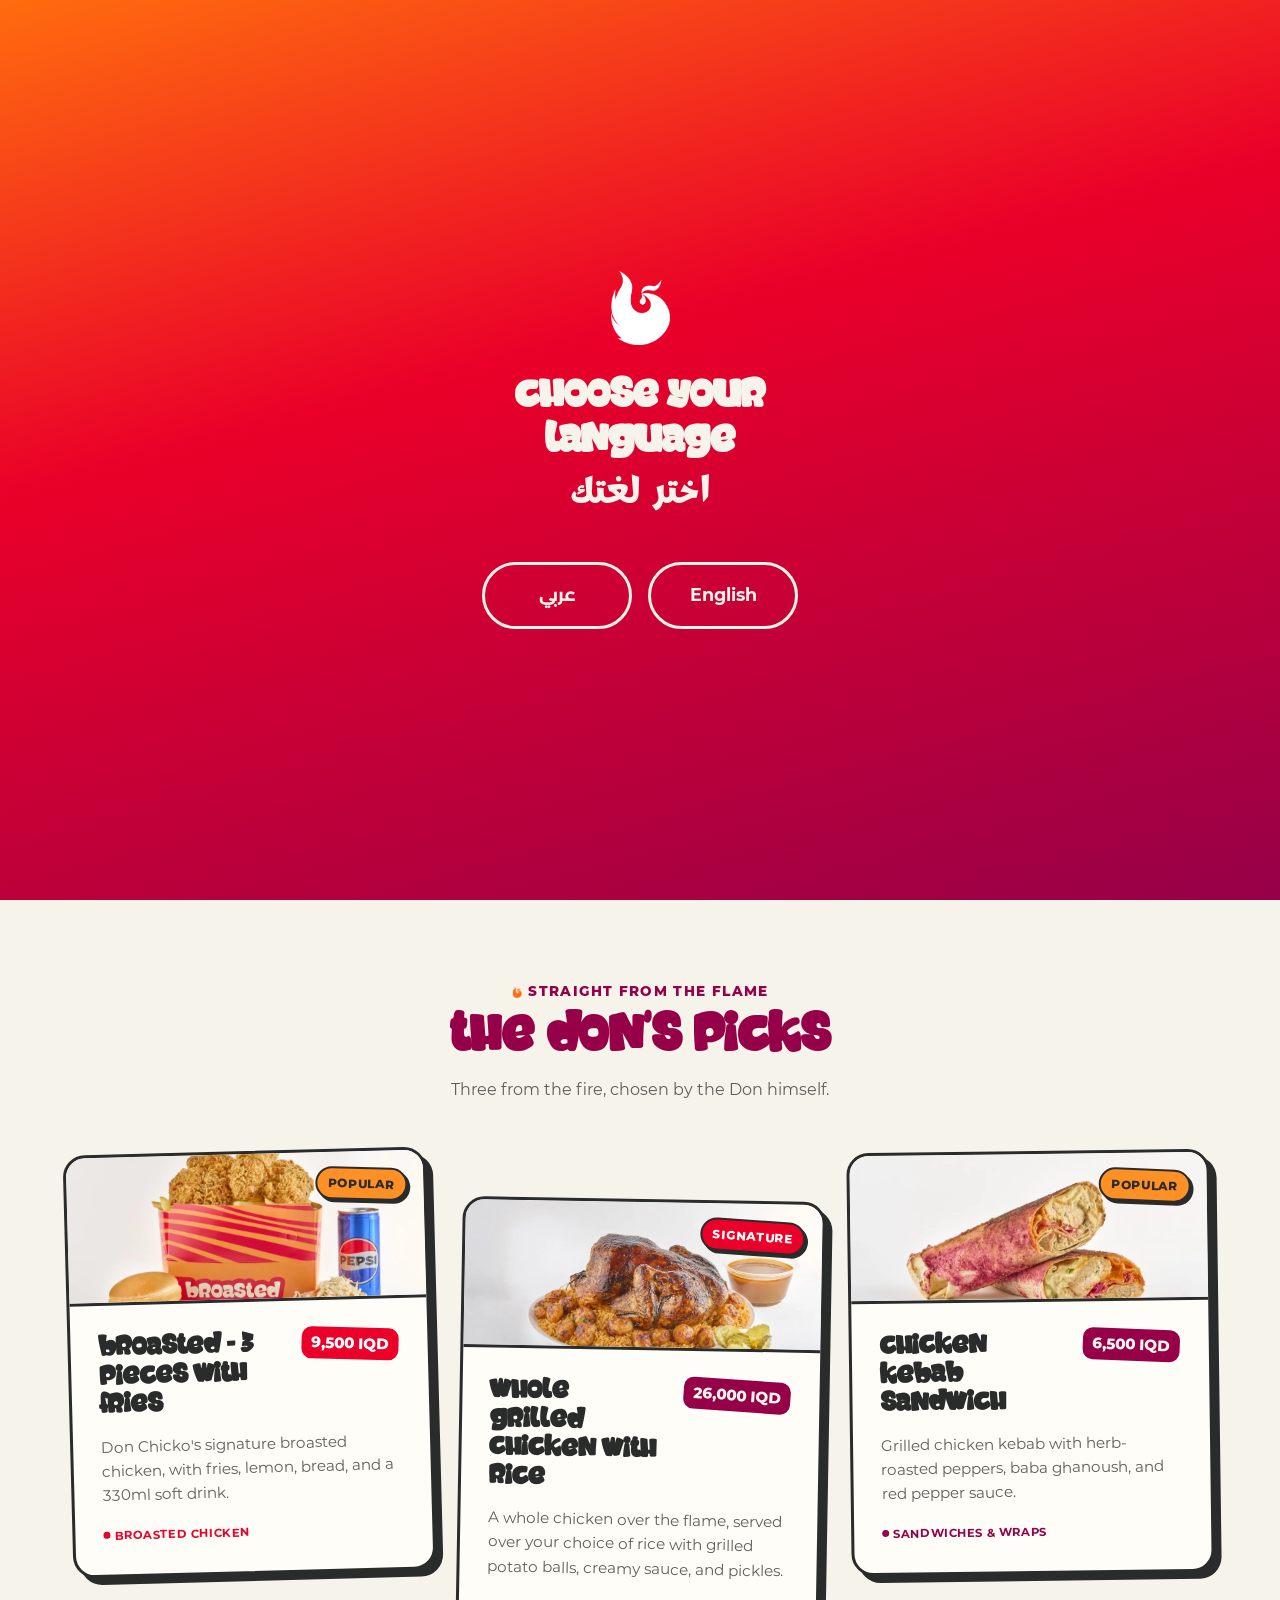
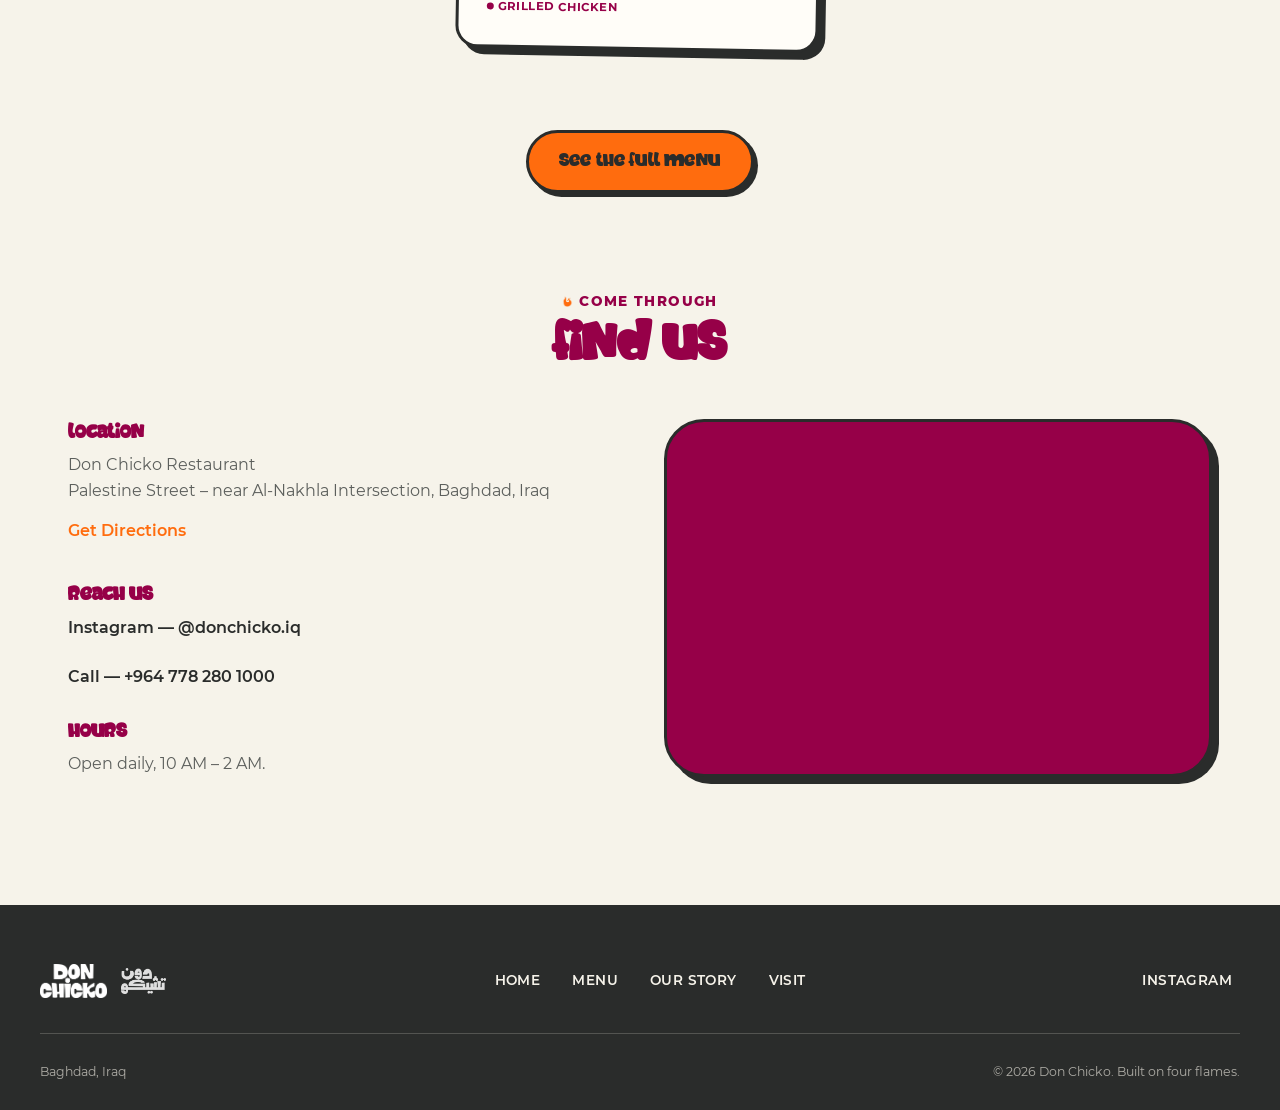
<file: index.html>
<!DOCTYPE html>
<html lang="en">
<head>
<meta charset="UTF-8">
<script>
  /* Runs before the language overlay markup below is parsed, so a
     session that already chose a language never sees it flash on this
     page load — see the matching html.lang-preset rule in style.css. */
  (function () {
    try {
      var lang = sessionStorage.getItem("donchicko_lang");
      if (lang === "en" || lang === "ar") document.documentElement.classList.add("lang-preset");
    } catch (e) {}
  })();
</script>
<meta name="viewport" content="width=device-width, initial-scale=1.0">
<title data-i18n="meta.titleHome">Don Chicko — Grilled or Fried, Always Unforgettable</title>
<meta name="description" data-i18n-attr-content="meta.descriptionHome" content="Don Chicko: Baghdad's chicken experience that stays with you. Grilled or fried, marinated to the center, built on four flames — Passion, Precision, Togetherness, Character.">
<link rel="icon" type="image/png" href="assets/logos/flame-color.png">
<link rel="stylesheet" href="style.css?v=51">
</head>
<body>

<!-- Skip link for keyboard/screen reader users -->
<a class="skip-link" href="#main-content" data-i18n="a11y.skipLink">Skip to main content</a>

<!-- ============================= -->
<!-- LANGUAGE SELECTION OVERLAY — shown on every page load, by design (not
     remembered between visits). Bilingual by design, so it reads correctly
     to a visitor before any language has been chosen. -->
<!-- ============================= -->
<div id="langOverlay" class="lang-overlay" role="dialog" aria-modal="true" aria-label="Choose your language / اختر لغتك">
  <div class="lang-overlay-inner">
    <img class="lang-overlay-mark flame-shape" src="assets/logos/flame-white.png" alt="" aria-hidden="true">
    <h1 class="lang-overlay-title">
      <span class="lang-overlay-line" lang="en">Choose Your Language</span>
      <span class="lang-overlay-line" lang="ar" dir="rtl">اختر لغتك</span>
    </h1>
    <div class="lang-overlay-actions">
      <button type="button" class="lang-overlay-btn" data-lang-choice="ar" lang="ar" dir="rtl">عربي</button>
      <button type="button" class="lang-overlay-btn" data-lang-choice="en" lang="en">English</button>
    </div>
  </div>
</div>

<!-- ============================= -->
<!-- NAVIGATION -->
<!-- ============================= -->
<header class="site-header">
  <nav class="navbar" data-i18n-attr-aria-label="a11y.primaryNav" aria-label="Primary">
    <a href="#home" class="logo" data-i18n-attr-aria-label="a11y.homeLabel" aria-label="Don Chicko — home">
      <img class="logo-mark" src="assets/logos/flame-color.png" alt="" aria-hidden="true">
      <span class="logo-text" data-i18n="brand.name">DON CHICKO</span>
    </a>

    <button class="nav-toggle" id="navToggle" aria-expanded="false" aria-controls="primaryMenu" aria-label="Open menu">
      <span class="nav-toggle-bar"></span>
      <span class="nav-toggle-bar"></span>
      <span class="nav-toggle-bar"></span>
    </button>

    <ul class="nav-menu" id="primaryMenu">
      <li><a href="#home" class="nav-link" data-i18n="nav.home">Home</a></li>
      <li><a href="menu.html" class="nav-link" data-i18n="nav.menu">Menu</a></li>
      <li><a href="story.html" class="nav-link" data-i18n="nav.story">Our Story</a></li>
      <li><a href="#visit" class="nav-link" data-i18n="nav.visit">Visit</a></li>
      <li><a href="#visit" class="nav-link nav-cta" data-i18n="nav.findUs">Find Us</a></li>
      <li class="lang-switch" role="group" data-i18n-attr-aria-label="a11y.switchLanguage" aria-label="Switch language">
        <button type="button" class="lang-switch-btn" data-lang="en">EN</button>
        <button type="button" class="lang-switch-btn" data-lang="ar">AR</button>
      </li>
    </ul>
  </nav>
</header>

<main id="main-content">

  <!-- ============================= -->
  <!-- HERO -->
  <!-- ============================= -->
  <section id="home" class="hero">
    <div class="hero-photo">
      <div class="hero-slide-track" id="heroSlideTrack">
        <picture class="hero-slide">
          <source srcset="assets/images/hero-tenders-sauces-sm.webp 800w, assets/images/hero-tenders-sauces.webp 1800w" sizes="100vw" type="image/webp">
          <img srcset="assets/images/hero-tenders-sauces-sm.jpg 800w, assets/images/hero-tenders-sauces.jpg 1800w" sizes="100vw" src="assets/images/hero-tenders-sauces.jpg" data-i18n-attr-alt="hero.photoAlt" alt="Crispy chicken tenders on a wire rack surrounded by house dipping sauces" fetchpriority="high" loading="eager" decoding="sync">
        </picture>
        <picture class="hero-slide">
          <source srcset="assets/images/hero-loaded-bowls-sm.webp 800w, assets/images/hero-loaded-bowls.webp 1800w" sizes="100vw" type="image/webp">
          <img srcset="assets/images/hero-loaded-bowls-sm.jpg 800w, assets/images/hero-loaded-bowls.jpg 1800w" sizes="100vw" src="assets/images/hero-loaded-bowls.jpg" alt="" aria-hidden="true" decoding="sync">
        </picture>
        <picture class="hero-slide hero-slide-wraps-fries">
          <source srcset="assets/images/hero-wraps-fries-sm.webp 800w, assets/images/hero-wraps-fries.webp 1800w" sizes="100vw" type="image/webp">
          <img srcset="assets/images/hero-wraps-fries-sm.jpg 800w, assets/images/hero-wraps-fries.jpg 1800w" sizes="100vw" src="assets/images/hero-wraps-fries.jpg" alt="" aria-hidden="true" decoding="sync">
        </picture>
        <picture class="hero-slide">
          <source srcset="assets/images/hero-sauce-drizzle-sm.webp 800w, assets/images/hero-sauce-drizzle.webp 1800w" sizes="100vw" type="image/webp">
          <img srcset="assets/images/hero-sauce-drizzle-sm.jpg 800w, assets/images/hero-sauce-drizzle.jpg 1800w" sizes="100vw" src="assets/images/hero-sauce-drizzle.jpg" alt="" aria-hidden="true" decoding="sync">
        </picture>
      </div>
    </div>
    <button type="button" class="hero-slide-toggle" id="heroSlideToggle" data-i18n-attr-aria-label="a11y.pauseSlideshow" aria-label="Pause background slideshow" aria-pressed="false">
      <span class="hero-slide-toggle-icon" aria-hidden="true"></span>
    </button>
    <div class="hero-decor" aria-hidden="true">
      <span class="hero-flame hero-flame-1 flame-shape"></span>
      <span class="hero-flame hero-flame-2 flame-shape"></span>
      <span class="hero-flame hero-flame-3 flame-shape"></span>
    </div>

    <div class="hero-inner">
      <div class="hero-content">
        <p class="eyebrow hero-eyebrow" data-i18n="hero.eyebrow">Grilled or Fried</p>
        <h1 class="hero-headline">
          <span class="hero-headline-name" data-i18n-html="hero.headlineHtml">The Chicken You <span class="hl-orange">Never Knew</span> You Needed</span>
          <span class="hero-headline-sub" data-i18n="hero.headlineSub">Always unforgettable. Always cooked to the center.</span>
        </h1>
        <p class="hero-copy" data-i18n="hero.copy">
          Built on trust. Made with depth. Served with pride. Don Chicko is the chicken
          experience that stays with you — born in Baghdad, made for everywhere.
        </p>
        <div class="hero-actions">
          <a href="menu.html" class="btn btn-primary" data-i18n="hero.ctaMenu">See the Menu</a>
          <a href="story.html" class="btn btn-secondary" data-i18n="hero.ctaStory">Our Story</a>
        </div>
      </div>
    </div>
  </section>

  <!-- ============================= -->
  <!-- FEATURED MENU -->
  <!-- ============================= -->
  <section id="featured" class="featured-section">
    <div class="section-heading">
      <p class="eyebrow" data-i18n="featured.eyebrow">Straight From the Flame</p>
      <h2 data-i18n="featured.title">The Don's Picks</h2>
      <p class="section-subtitle" data-i18n="featured.subtitle">Three from the fire, chosen by the Don himself.</p>
    </div>

    <div class="featured-grid" id="featuredGrid" data-i18n-attr-aria-label="a11y.featuredItems" aria-label="Featured menu items">
      <!-- Featured cards injected by JavaScript -->
    </div>

    <div class="featured-cta">
      <a href="menu.html" class="btn btn-primary" data-i18n="featured.cta">See the Full Menu</a>
    </div>
  </section>

  <!-- ============================= -->
  <!-- VISIT -->
  <!-- ============================= -->
  <section id="visit" class="visit-section">
    <div class="section-heading">
      <p class="eyebrow" data-i18n="visit.eyebrow">Come Through</p>
      <h2 data-i18n="visit.title">Find Us</h2>
    </div>

    <div class="visit-grid">
      <div class="visit-info">
        <div class="visit-item">
          <h3 data-i18n="visit.locationTitle">Location</h3>
          <p data-i18n-html="visit.locationBodyHtml">Don Chicko Restaurant<br>Palestine Street – near Al-Nakhla Intersection, Baghdad, Iraq</p>
          <a class="directions-link" href="https://www.google.com/maps/search/?api=1&query=%D9%85%D8%B7%D8%B9%D9%85%20%D8%AF%D9%88%D9%86%20%D8%AA%D8%B4%D9%8A%D9%83%D9%88%D8%8C%20%D8%B4%D8%A7%D8%B1%D8%B9%20%D9%81%D9%84%D8%B3%D8%B7%D9%8A%D9%86%D8%8C%20%D9%82%D8%B1%D8%A8%20%D8%AA%D9%82%D8%A7%D8%B7%D8%B9%20%D8%A7%D9%84%D9%86%D8%AE%D9%84%D8%A9%D8%8C%20%D8%A8%D8%BA%D8%AF%D8%A7%D8%AF%D8%8C%20%D8%A7%D9%84%D8%B9%D8%B1%D8%A7%D9%82" target="_blank" rel="noopener" data-i18n="visit.directionsLabel">Get Directions</a>
        </div>
        <div class="visit-item">
          <h3 data-i18n="visit.followTitle">Reach Us</h3>
          <ul class="social-list">
            <li><a href="https://www.instagram.com/donchicko.iq/" target="_blank" rel="noopener" data-i18n-html="visit.instagramLabelHtml">Instagram — @donchicko.iq</a></li>
            <li><a href="tel:+9647782801000" data-i18n="visit.phoneLabel">Call — +964 778 280 1000</a></li>
          </ul>
        </div>
        <div class="visit-item">
          <h3 data-i18n="visit.hoursTitle">Hours</h3>
          <p data-i18n="visit.hoursBody">Open daily, 10 AM – 2 AM.</p>
        </div>
      </div>

      <div class="visit-visual">
        <iframe class="visit-map" src="https://www.google.com/maps?q=%D9%85%D8%B7%D8%B9%D9%85%20%D8%AF%D9%88%D9%86%20%D8%AA%D8%B4%D9%8A%D9%83%D9%88%D8%8C%20%D8%B4%D8%A7%D8%B1%D8%B9%20%D9%81%D9%84%D8%B3%D8%B7%D9%8A%D9%86%D8%8C%20%D9%82%D8%B1%D8%A8%20%D8%AA%D9%82%D8%A7%D8%B7%D8%B9%20%D8%A7%D9%84%D9%86%D8%AE%D9%84%D8%A9%D8%8C%20%D8%A8%D8%BA%D8%AF%D8%A7%D8%AF%D8%8C%20%D8%A7%D9%84%D8%B9%D8%B1%D8%A7%D9%82&output=embed" data-i18n-attr-title="visit.mapTitle" title="Don Chicko location map" loading="lazy" referrerpolicy="no-referrer-when-downgrade"></iframe>
      </div>
    </div>
  </section>

</main>

<!-- ============================= -->
<!-- FOOTER -->
<!-- ============================= -->
<footer class="site-footer">
  <div class="footer-top">
    <a href="#home" class="logo footer-logo" data-i18n-attr-aria-label="a11y.homeLabel" aria-label="Don Chicko — home">
      <img src="assets/logos/wordmark-white.png" alt="Don Chicko">
      <img class="footer-logo-ar" src="assets/logos/wordmark-arabic-white.png" alt="دون تشيكو">
    </a>

    <ul class="footer-nav">
      <li><a href="#home" data-i18n="nav.home">Home</a></li>
      <li><a href="menu.html" data-i18n="nav.menu">Menu</a></li>
      <li><a href="story.html" data-i18n="nav.story">Our Story</a></li>
      <li><a href="#visit" data-i18n="nav.visit">Visit</a></li>
    </ul>

    <ul class="footer-social">
      <li><a href="https://www.instagram.com/donchicko.iq/" target="_blank" rel="noopener" data-i18n="footer.social">Instagram</a></li>
    </ul>
  </div>

  <div class="footer-bottom">
    <p data-i18n="footer.location">Baghdad, Iraq</p>
    <p>&copy; <span id="footerYear"></span> <span data-i18n="footer.copyright">Don Chicko. Built on four flames.</span></p>
  </div>
</footer>

<script src="translations.js?v=12"></script>
<script src="script.js?v=13"></script>
</body>
</html>
</file>
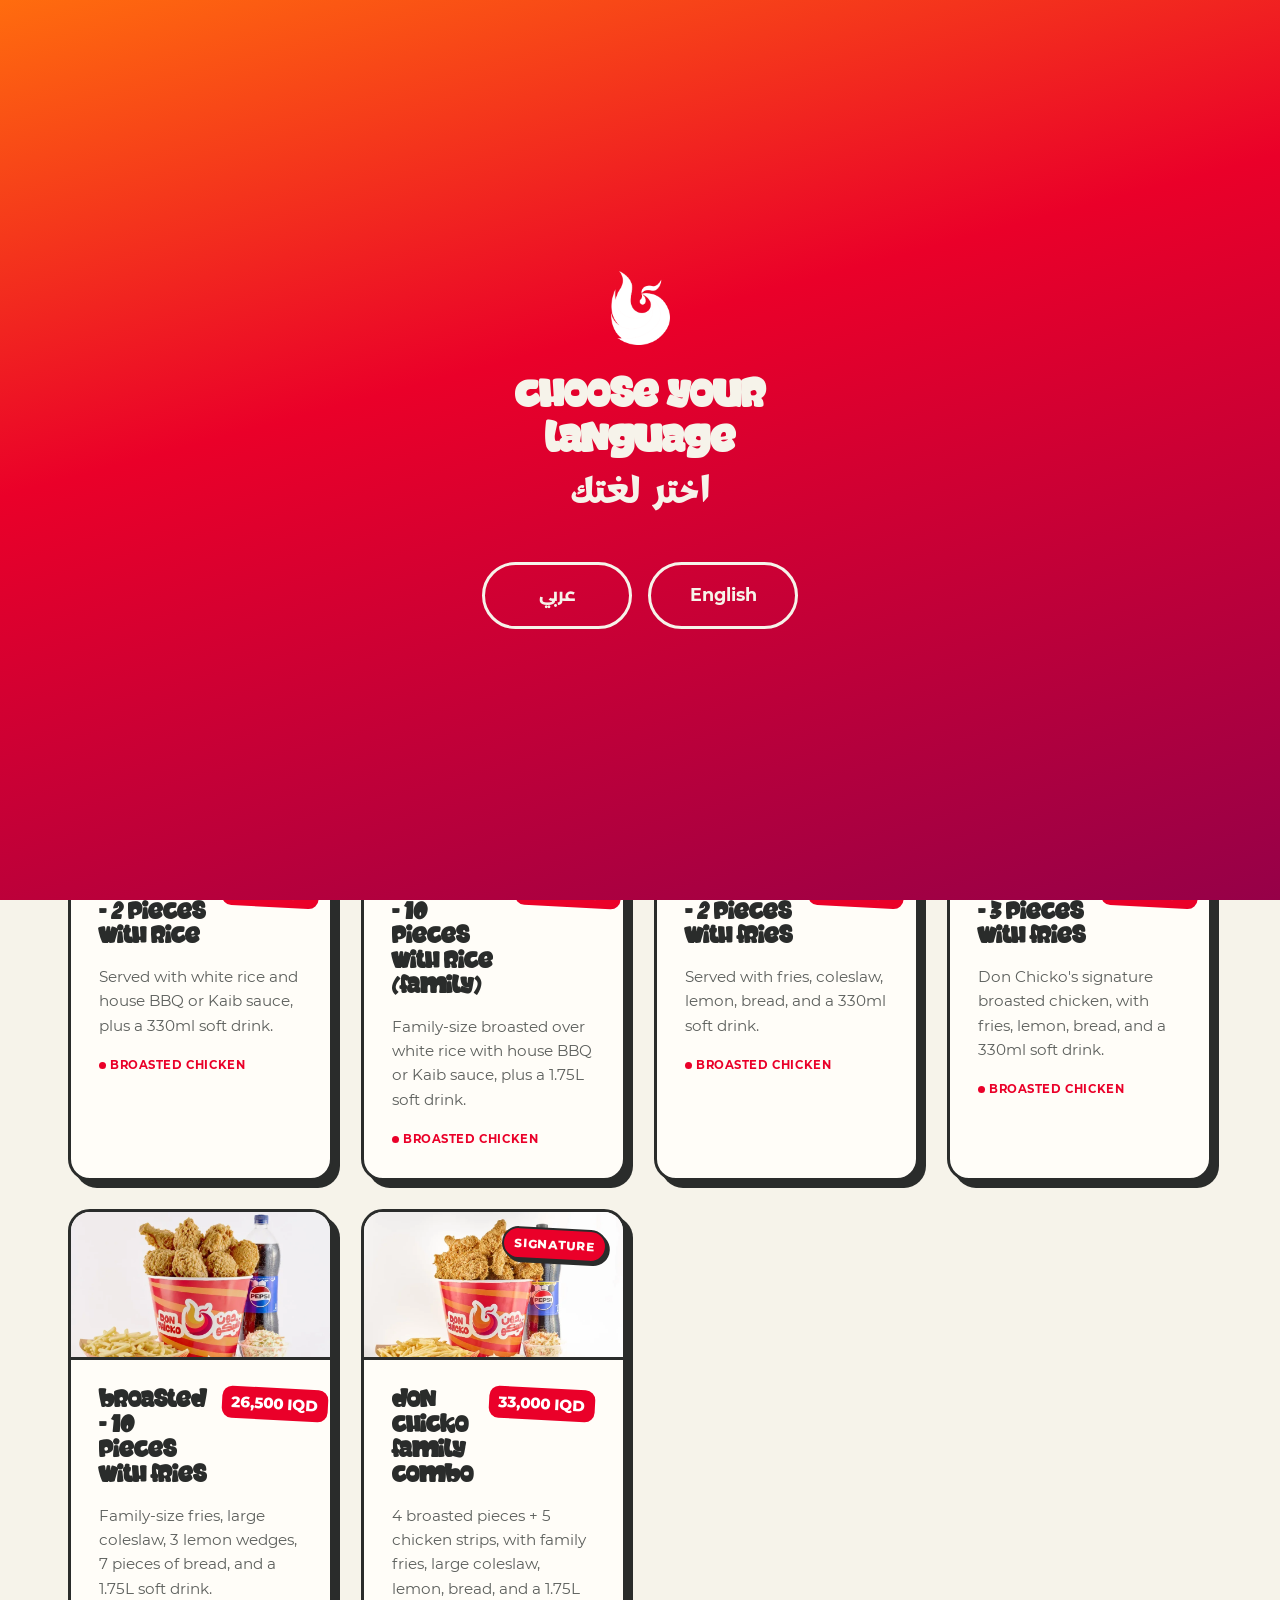
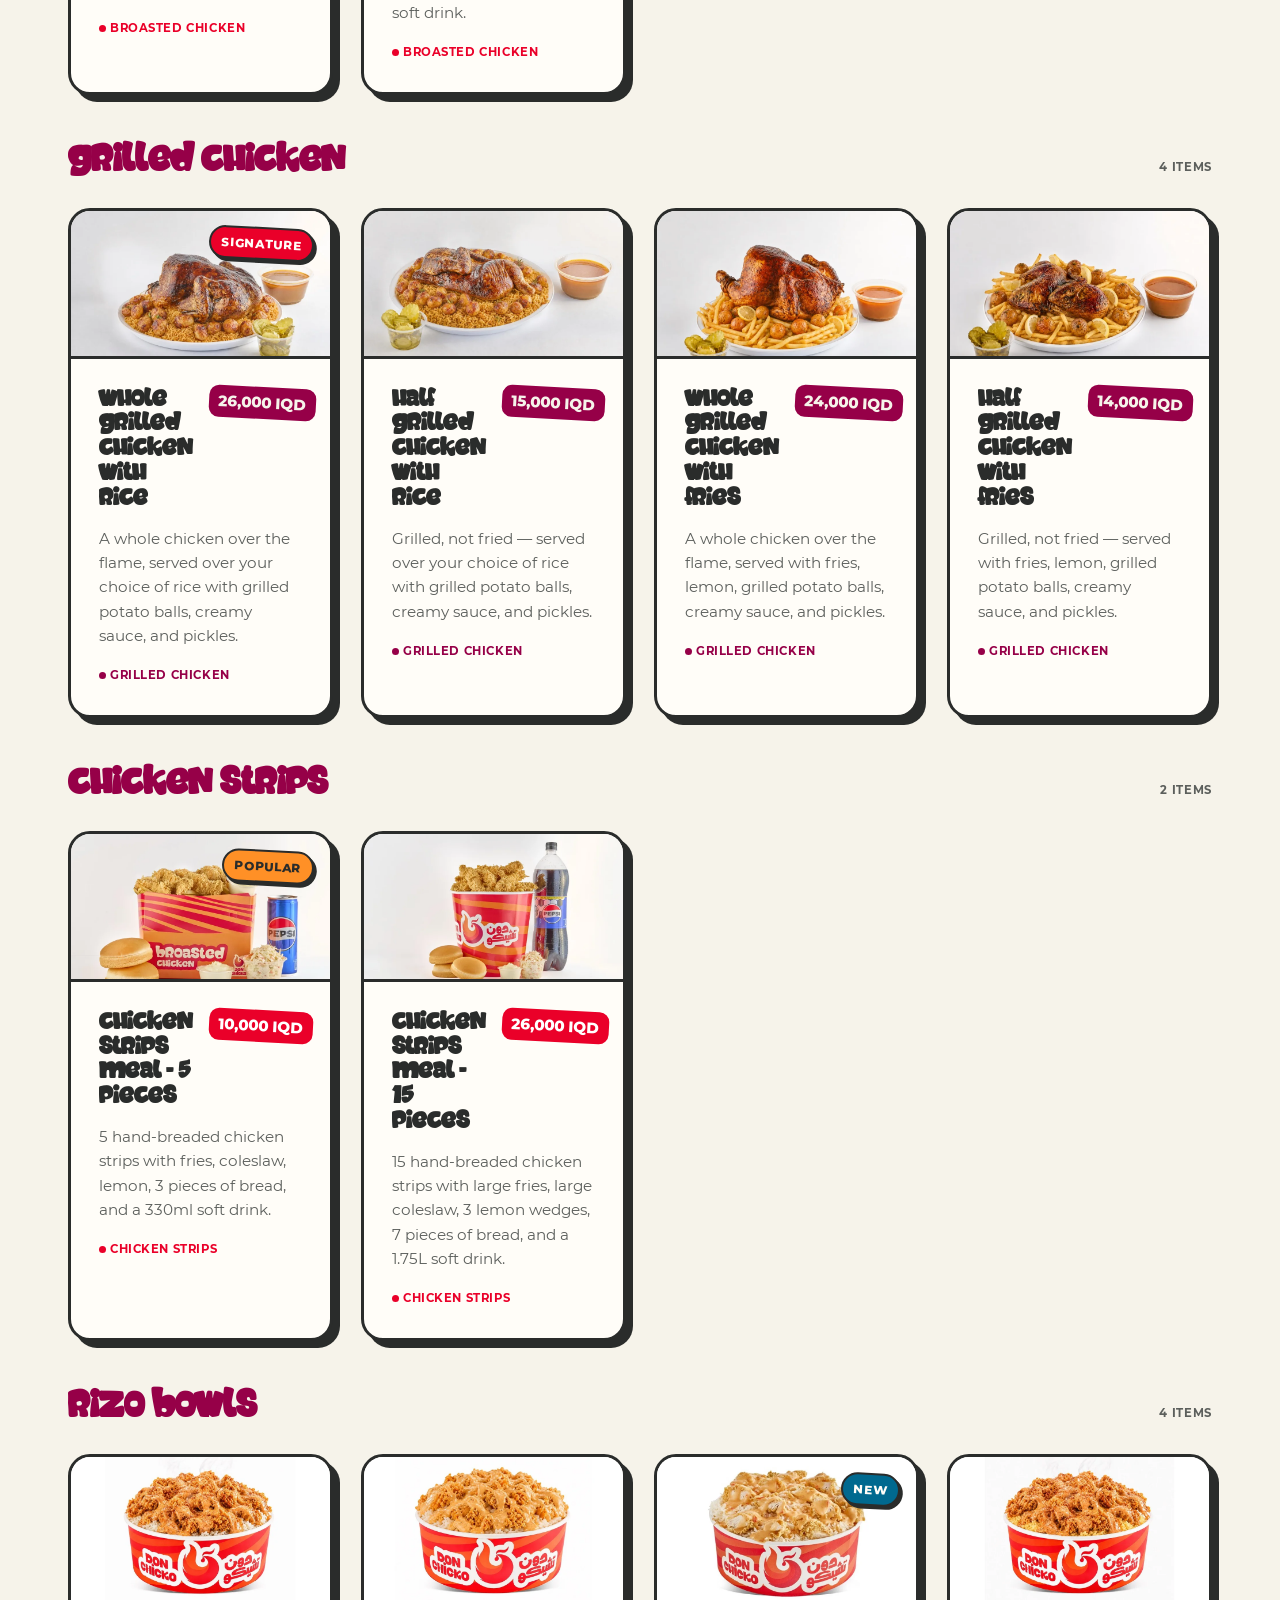
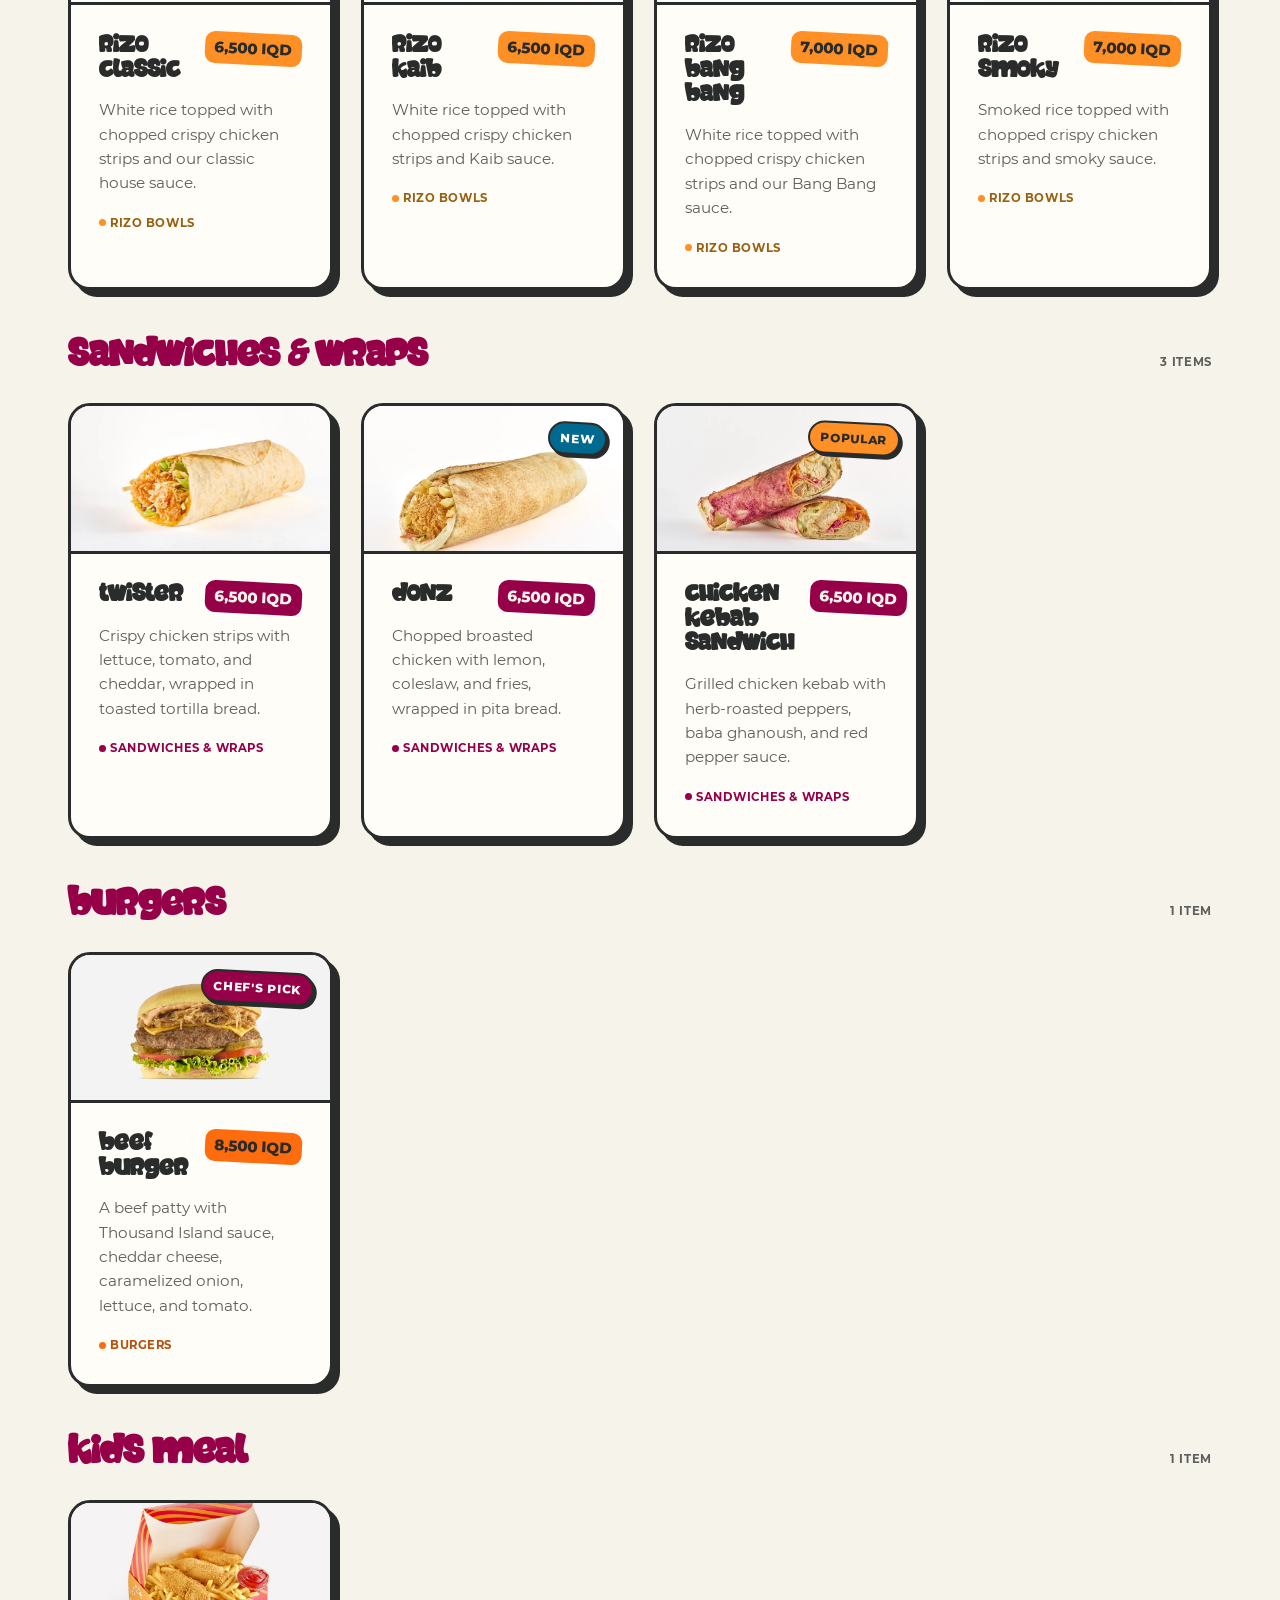
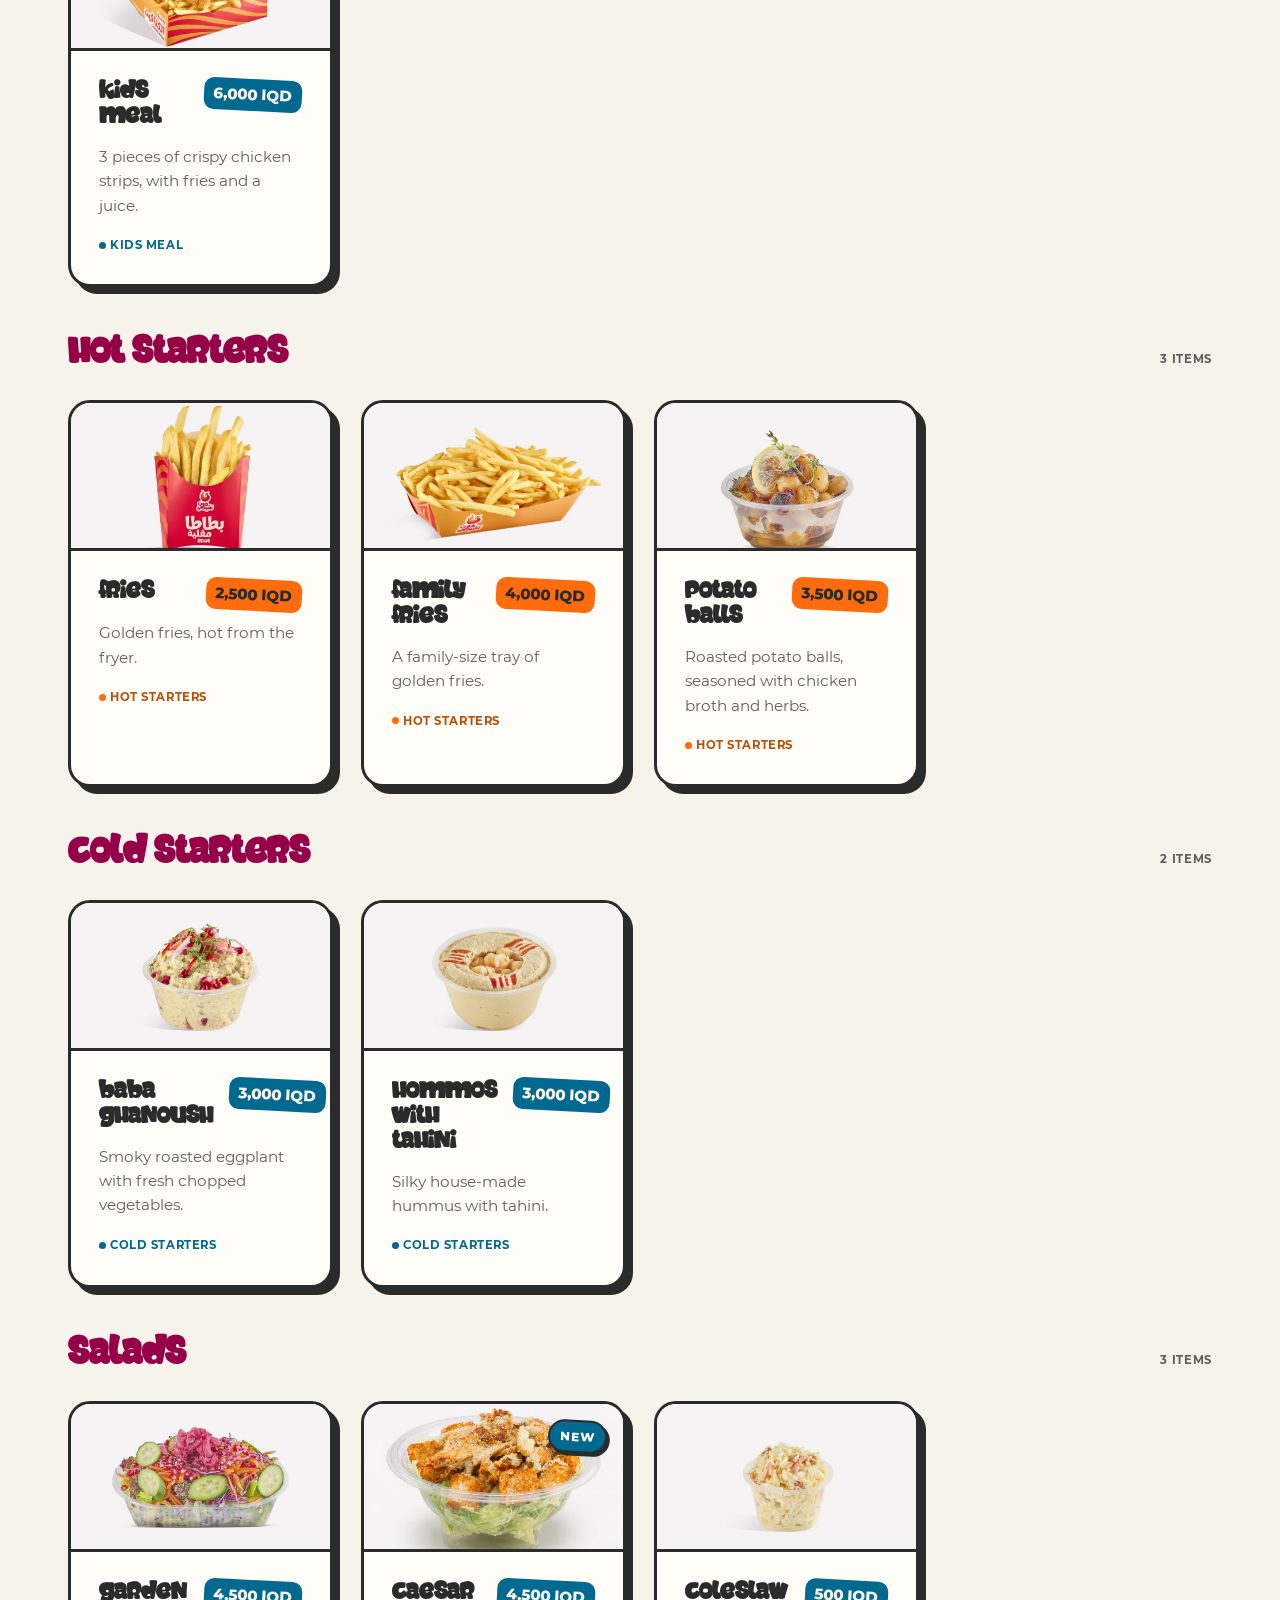
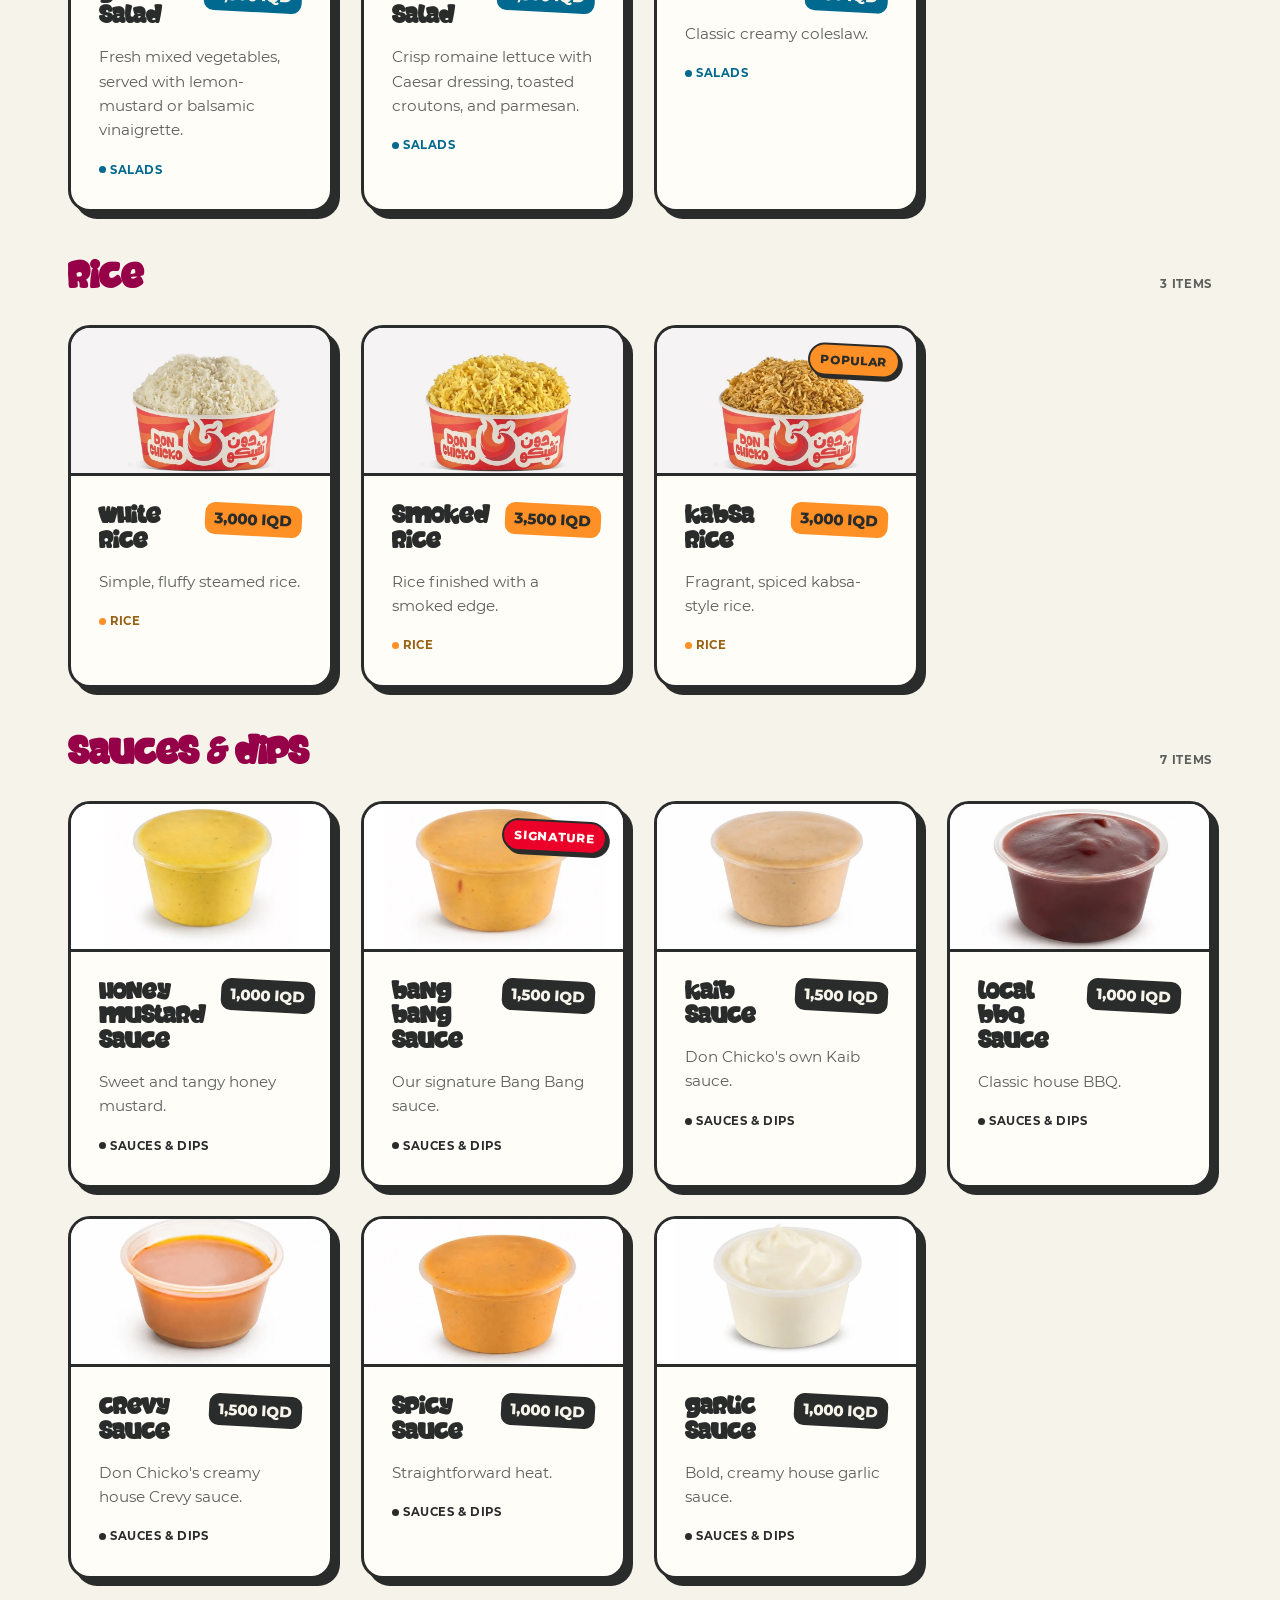
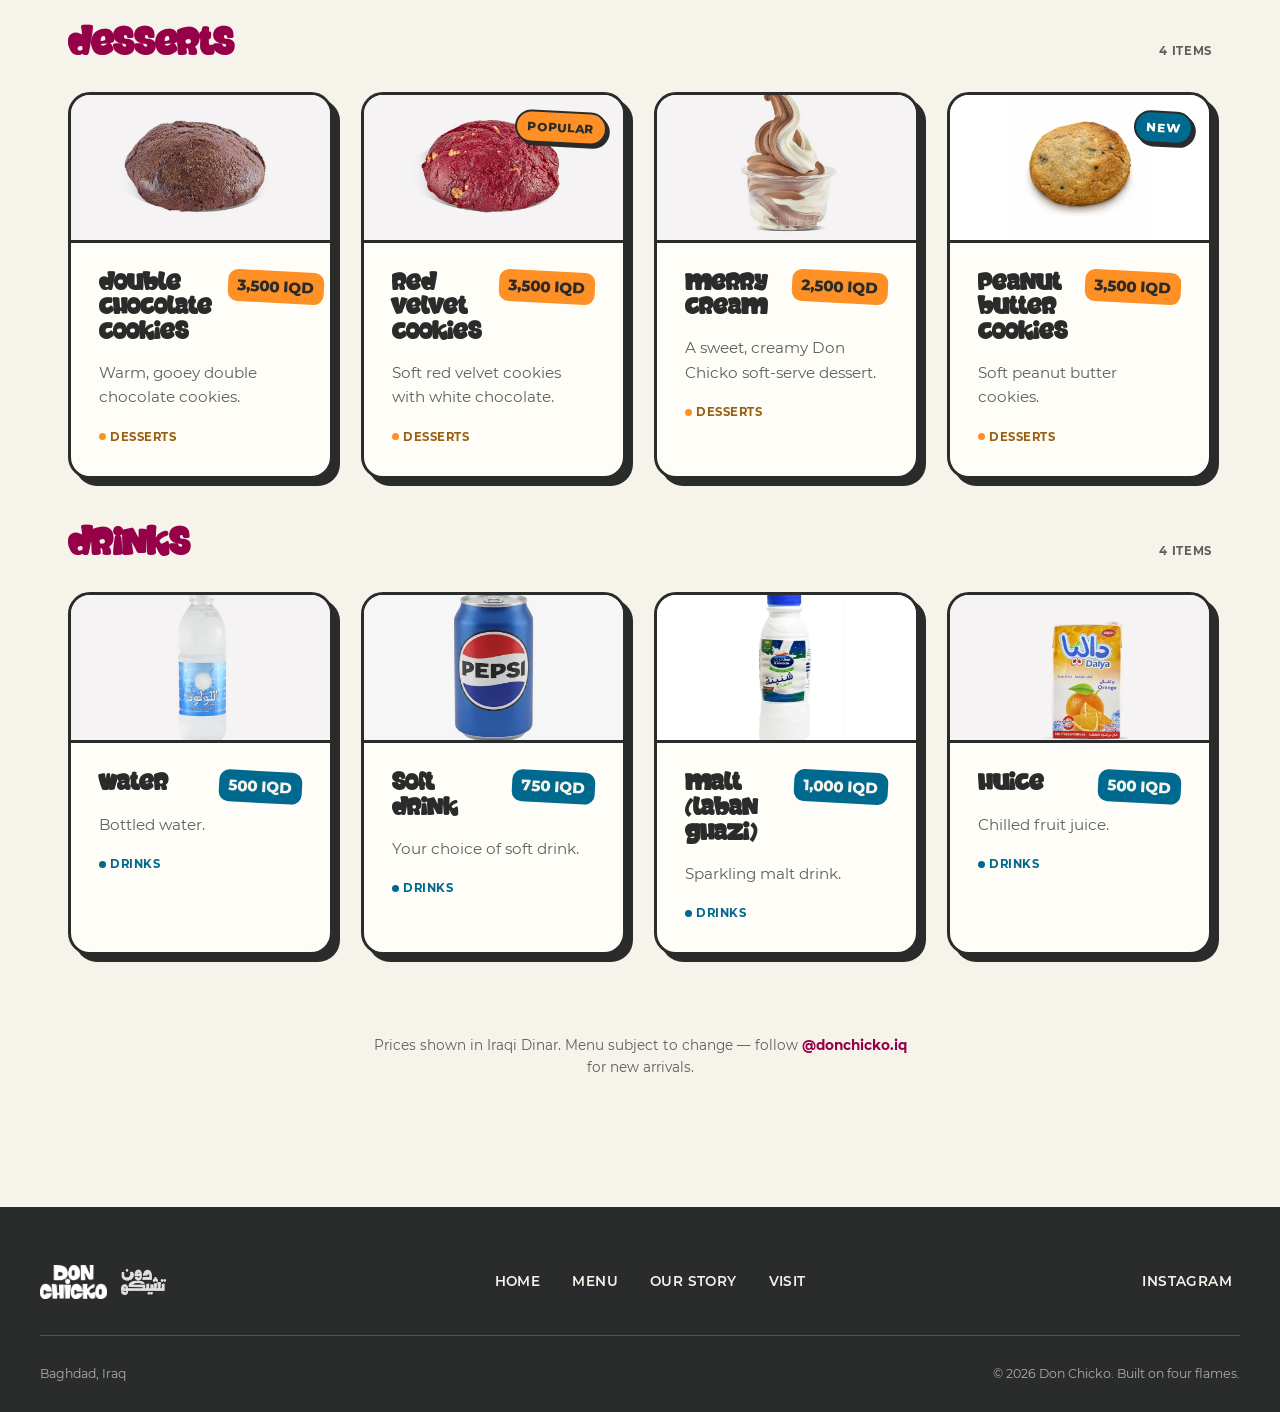
<file: menu.html>
<!DOCTYPE html>
<html lang="en">
<head>
<meta charset="UTF-8">
<script>
  /* Runs before the language overlay markup below is parsed, so a
     session that already chose a language never sees it flash on this
     page load — see the matching html.lang-preset rule in style.css. */
  (function () {
    try {
      var lang = sessionStorage.getItem("donchicko_lang");
      if (lang === "en" || lang === "ar") document.documentElement.classList.add("lang-preset");
    } catch (e) {}
  })();
</script>
<meta name="viewport" content="width=device-width, initial-scale=1.0">
<title data-i18n="meta.titleMenu">The Menu — Don Chicko</title>
<meta name="description" data-i18n-attr-content="meta.descriptionMenu" content="Don Chicko's full menu: broasted and roasted chicken, sandwiches, burgers, starters, rice, house sauces and desserts. Grilled or fried, always cooked to the center.">
<link rel="icon" type="image/png" href="assets/logos/flame-color.png">
<link rel="stylesheet" href="style.css?v=51">
</head>
<body class="menu-page">

<!-- Skip link for keyboard/screen reader users -->
<a class="skip-link" href="#main-content" data-i18n="a11y.skipLink">Skip to main content</a>

<!-- ============================= -->
<!-- LANGUAGE SELECTION OVERLAY — shown on every page load, by design (not
     remembered between visits). Bilingual by design, so it reads correctly
     to a visitor before any language has been chosen. -->
<!-- ============================= -->
<div id="langOverlay" class="lang-overlay" role="dialog" aria-modal="true" aria-label="Choose your language / اختر لغتك">
  <div class="lang-overlay-inner">
    <img class="lang-overlay-mark flame-shape" src="assets/logos/flame-white.png" alt="" aria-hidden="true">
    <h1 class="lang-overlay-title">
      <span class="lang-overlay-line" lang="en">Choose Your Language</span>
      <span class="lang-overlay-line" lang="ar" dir="rtl">اختر لغتك</span>
    </h1>
    <div class="lang-overlay-actions">
      <button type="button" class="lang-overlay-btn" data-lang-choice="ar" lang="ar" dir="rtl">عربي</button>
      <button type="button" class="lang-overlay-btn" data-lang-choice="en" lang="en">English</button>
    </div>
  </div>
</div>

<!-- ============================= -->
<!-- NAVIGATION -->
<!-- ============================= -->
<header class="site-header">
  <nav class="navbar" data-i18n-attr-aria-label="a11y.primaryNav" aria-label="Primary">
    <a href="index.html" class="logo" data-i18n-attr-aria-label="a11y.homeLabel" aria-label="Don Chicko — home">
      <img class="logo-mark" src="assets/logos/flame-color.png" alt="" aria-hidden="true">
      <span class="logo-text" data-i18n="brand.name">DON CHICKO</span>
    </a>

    <button class="nav-toggle" id="navToggle" aria-expanded="false" aria-controls="primaryMenu" aria-label="Open menu">
      <span class="nav-toggle-bar"></span>
      <span class="nav-toggle-bar"></span>
      <span class="nav-toggle-bar"></span>
    </button>

    <ul class="nav-menu" id="primaryMenu">
      <li><a href="index.html" class="nav-link" data-i18n="nav.home">Home</a></li>
      <li><a href="menu.html" class="nav-link" aria-current="page" data-i18n="nav.menu">Menu</a></li>
      <li><a href="story.html" class="nav-link" data-i18n="nav.story">Our Story</a></li>
      <li><a href="index.html#visit" class="nav-link" data-i18n="nav.visit">Visit</a></li>
      <li><a href="index.html#visit" class="nav-link nav-cta" data-i18n="nav.findUs">Find Us</a></li>
      <li class="lang-switch" role="group" data-i18n-attr-aria-label="a11y.switchLanguage" aria-label="Switch language">
        <button type="button" class="lang-switch-btn" data-lang="en">EN</button>
        <button type="button" class="lang-switch-btn" data-lang="ar">AR</button>
      </li>
    </ul>
  </nav>
</header>

<main id="main-content">

  <!-- ============================= -->
  <!-- MENU PAGE HEADER -->
  <!-- ============================= -->
  <section class="menu-hero">
    <div class="menu-hero-decor" aria-hidden="true">
      <span class="menu-hero-flame menu-hero-flame-1 flame-shape"></span>
      <span class="menu-hero-flame menu-hero-flame-2 flame-shape"></span>
      <span class="menu-hero-flame menu-hero-flame-3 flame-shape"></span>
    </div>
    <div class="menu-hero-inner">
      <p class="eyebrow" data-i18n="menuPage.eyebrow">Built on Four Flames</p>
      <h1 class="menu-hero-title" data-i18n="menuPage.title">The Menu</h1>
      <p class="menu-hero-copy" data-i18n="menuPage.copy">
        Every category, straight from Don Chicko's own recipe board.
        Grilled or fried — always marinated to the center.
      </p>
    </div>
  </section>

  <!-- ============================= -->
  <!-- CATEGORY JUMP BAR -->
  <!-- ============================= -->
  <div class="menu-jumpbar">
    <div class="menu-filters-wrap">
      <nav class="menu-filters" id="menuFilters" data-i18n-attr-aria-label="a11y.categoryJump" aria-label="Jump to a menu category">
        <!-- Category links injected by JavaScript -->
      </nav>
    </div>
    <div class="menu-tagbar" id="menuTagbar" role="group" data-i18n-attr-aria-label="a11y.filterByTag" aria-label="Filter by tag">
      <!-- Tag filter chips injected by JavaScript -->
    </div>
  </div>

  <!-- ============================= -->
  <!-- FULL MENU — every category, stacked -->
  <!-- ============================= -->
  <section class="menu-section" id="menu">
    <div id="menuCategories">
      <!-- Category sections + cards injected by JavaScript -->
    </div>

    <p class="menu-note" data-i18n-html="menuPage.noteHtml">
      Prices shown in Iraqi Dinar. Menu subject to change — follow
      <a href="https://www.instagram.com/donchicko.iq/" target="_blank" rel="noopener">@donchicko.iq</a>
      for new arrivals.
    </p>
  </section>

</main>

<!-- ============================= -->
<!-- FOOTER -->
<!-- ============================= -->
<footer class="site-footer">
  <div class="footer-top">
    <a href="index.html" class="logo footer-logo" data-i18n-attr-aria-label="a11y.homeLabel" aria-label="Don Chicko — home">
      <img src="assets/logos/wordmark-white.png" alt="Don Chicko">
      <img class="footer-logo-ar" src="assets/logos/wordmark-arabic-white.png" alt="دون تشيكو">
    </a>

    <ul class="footer-nav">
      <li><a href="index.html" data-i18n="nav.home">Home</a></li>
      <li><a href="menu.html" data-i18n="nav.menu">Menu</a></li>
      <li><a href="story.html" data-i18n="nav.story">Our Story</a></li>
      <li><a href="index.html#visit" data-i18n="nav.visit">Visit</a></li>
    </ul>

    <ul class="footer-social">
      <li><a href="https://www.instagram.com/donchicko.iq/" target="_blank" rel="noopener" data-i18n="footer.social">Instagram</a></li>
    </ul>
  </div>

  <div class="footer-bottom">
    <p data-i18n="footer.location">Baghdad, Iraq</p>
    <p>&copy; <span id="footerYear"></span> <span data-i18n="footer.copyright">Don Chicko. Built on four flames.</span></p>
  </div>
</footer>

<script src="translations.js?v=12"></script>
<script src="script.js?v=13"></script>
</body>
</html>
</file>
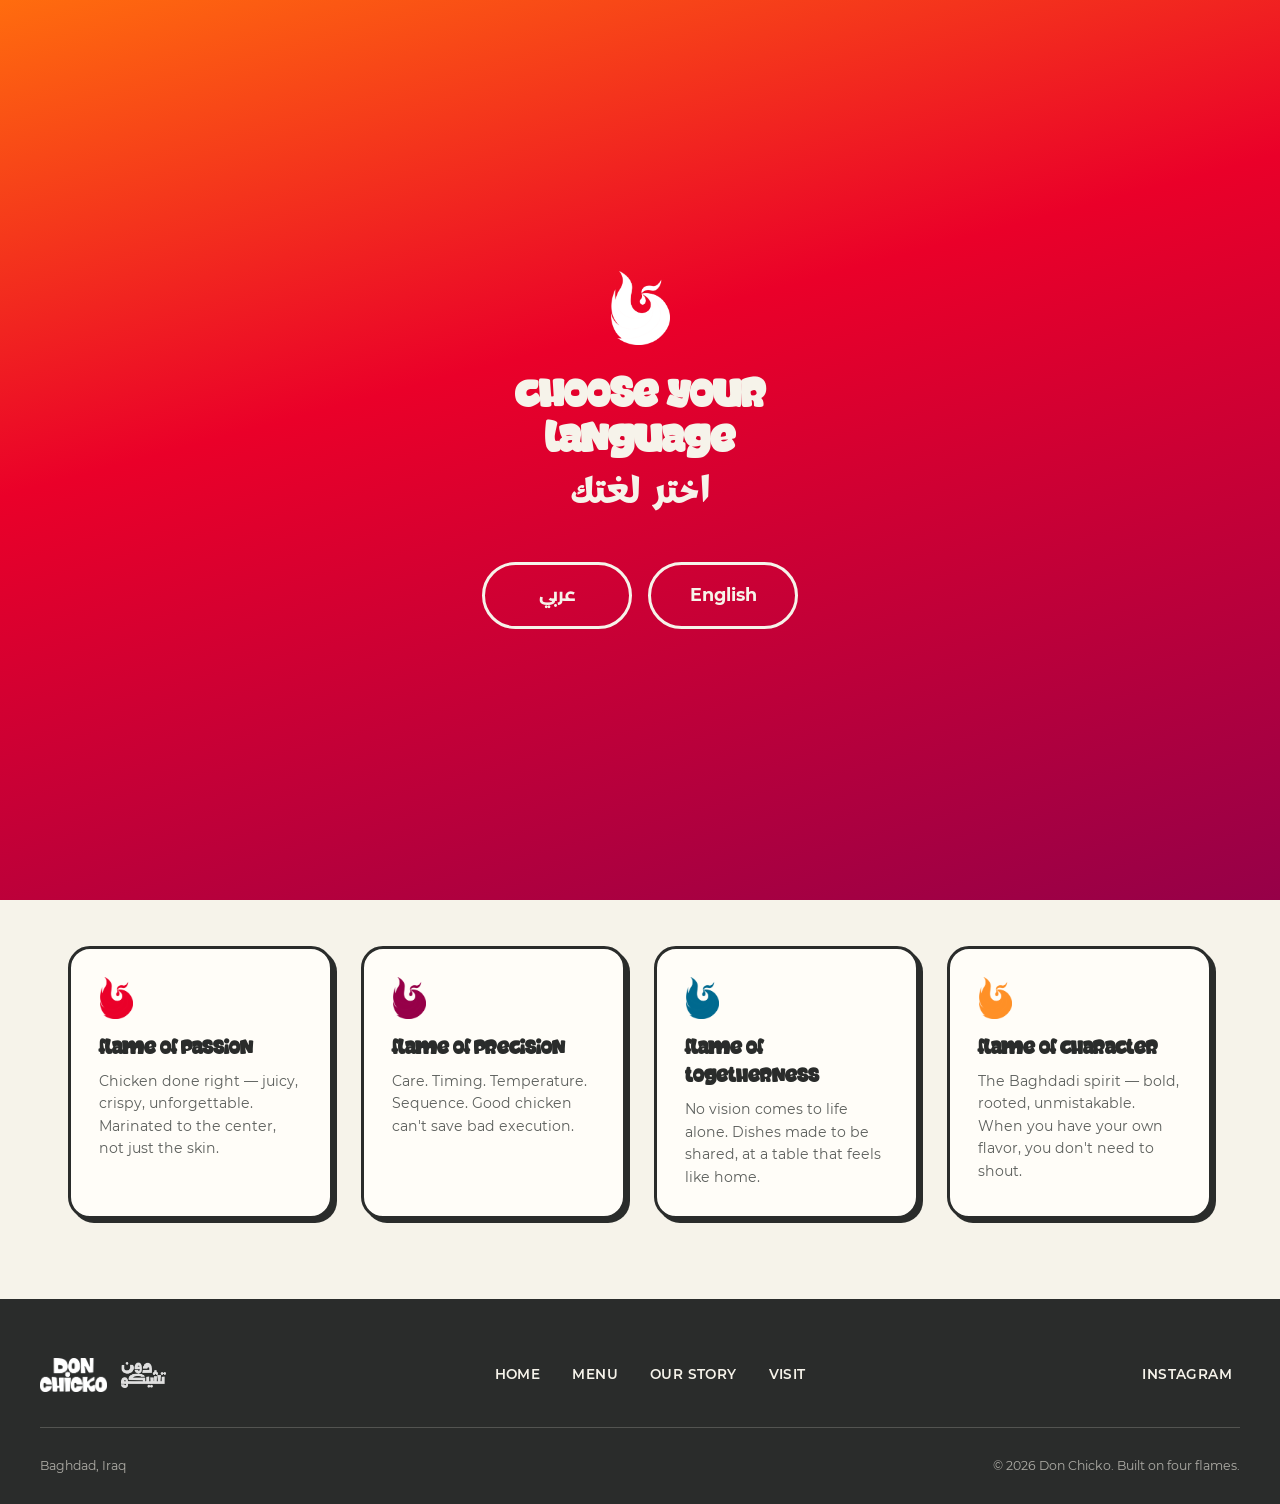
<file: story.html>
<!DOCTYPE html>
<html lang="en">
<head>
<meta charset="UTF-8">
<script>
  /* Runs before the language overlay markup below is parsed, so a
     session that already chose a language never sees it flash on this
     page load — see the matching html.lang-preset rule in style.css. */
  (function () {
    try {
      var lang = sessionStorage.getItem("donchicko_lang");
      if (lang === "en" || lang === "ar") document.documentElement.classList.add("lang-preset");
    } catch (e) {}
  })();
</script>
<meta name="viewport" content="width=device-width, initial-scale=1.0">
<title data-i18n="meta.titleStory">Our Story — Don Chicko</title>
<meta name="description" data-i18n-attr-content="meta.descriptionStory" content="The story of Don Chicko: born in Baghdad, built on four flames — Passion, Precision, Togetherness, Character.">
<link rel="icon" type="image/png" href="assets/logos/flame-color.png">
<link rel="stylesheet" href="style.css?v=51">
</head>
<body>

<!-- Skip link for keyboard/screen reader users -->
<a class="skip-link" href="#main-content" data-i18n="a11y.skipLink">Skip to main content</a>

<!-- ============================= -->
<!-- LANGUAGE SELECTION OVERLAY — shown on every page load, by design (not
     remembered between visits). Bilingual by design, so it reads correctly
     to a visitor before any language has been chosen. -->
<!-- ============================= -->
<div id="langOverlay" class="lang-overlay" role="dialog" aria-modal="true" aria-label="Choose your language / اختر لغتك">
  <div class="lang-overlay-inner">
    <img class="lang-overlay-mark flame-shape" src="assets/logos/flame-white.png" alt="" aria-hidden="true">
    <h1 class="lang-overlay-title">
      <span class="lang-overlay-line" lang="en">Choose Your Language</span>
      <span class="lang-overlay-line" lang="ar" dir="rtl">اختر لغتك</span>
    </h1>
    <div class="lang-overlay-actions">
      <button type="button" class="lang-overlay-btn" data-lang-choice="ar" lang="ar" dir="rtl">عربي</button>
      <button type="button" class="lang-overlay-btn" data-lang-choice="en" lang="en">English</button>
    </div>
  </div>
</div>

<!-- ============================= -->
<!-- NAVIGATION -->
<!-- ============================= -->
<header class="site-header">
  <nav class="navbar" data-i18n-attr-aria-label="a11y.primaryNav" aria-label="Primary">
    <a href="index.html" class="logo" data-i18n-attr-aria-label="a11y.homeLabel" aria-label="Don Chicko — home">
      <img class="logo-mark" src="assets/logos/flame-color.png" alt="" aria-hidden="true">
      <span class="logo-text" data-i18n="brand.name">DON CHICKO</span>
    </a>

    <button class="nav-toggle" id="navToggle" aria-expanded="false" aria-controls="primaryMenu" aria-label="Open menu">
      <span class="nav-toggle-bar"></span>
      <span class="nav-toggle-bar"></span>
      <span class="nav-toggle-bar"></span>
    </button>

    <ul class="nav-menu" id="primaryMenu">
      <li><a href="index.html" class="nav-link" data-i18n="nav.home">Home</a></li>
      <li><a href="menu.html" class="nav-link" data-i18n="nav.menu">Menu</a></li>
      <li><a href="story.html" class="nav-link" aria-current="page" data-i18n="nav.story">Our Story</a></li>
      <li><a href="index.html#visit" class="nav-link" data-i18n="nav.visit">Visit</a></li>
      <li><a href="index.html#visit" class="nav-link nav-cta" data-i18n="nav.findUs">Find Us</a></li>
      <li class="lang-switch" role="group" data-i18n-attr-aria-label="a11y.switchLanguage" aria-label="Switch language">
        <button type="button" class="lang-switch-btn" data-lang="en">EN</button>
        <button type="button" class="lang-switch-btn" data-lang="ar">AR</button>
      </li>
    </ul>
  </nav>
</header>

<main id="main-content">

  <!-- ============================= -->
  <!-- ABOUT / BRAND STORY -->
  <!-- ============================= -->
  <section class="about-section">
    <div class="about-top">
      <div class="about-visual">
        <picture class="about-visual-photo">
          <source srcset="assets/images/about-secret-ingredient-sm.webp?v=2 600w, assets/images/about-secret-ingredient.webp?v=2 1050w" sizes="(max-width: 960px) 380px, 500px" type="image/webp">
          <img srcset="assets/images/about-secret-ingredient-sm.jpg?v=2 600w, assets/images/about-secret-ingredient.jpg?v=2 1050w" sizes="(max-width: 960px) 380px, 500px" src="assets/images/about-secret-ingredient.jpg?v=2" data-i18n-attr-alt="about.visualAlt" alt="Don Chicko badge: the secret ingredient is always love" loading="lazy" decoding="async">
        </picture>
        <div class="about-visual-badge">
          <span class="flame-shape" aria-hidden="true"></span>
          <span data-i18n="about.visualBadge">Made by the Don</span>
        </div>
      </div>

      <div class="about-content">
        <p class="eyebrow" data-i18n="about.eyebrow">Our Story</p>
        <h1 data-i18n="about.title">Baghdad, Let's Rise</h1>
        <p class="about-lede" data-i18n="about.lede">
          Nobody knows exactly who he is. Some say he ran a spice route between Beirut and
          Basra. Others say he's an old soul chasing the perfect bite. One thing is certain:
          Don Chicko is Baghdadi — and he lives for chicken.
        </p>
        <p data-i18n="about.body">
          Not the ordinary kind. The kind you bite once and never forget. Crispy or grilled,
          skin or center — he wanted it all to hit right. So he did what every good chef does:
          he built a fire. Not just any fire — he lit it with four flames.
        </p>
        <div class="about-stat">
          <span class="about-stat-number">4</span>
          <span class="about-stat-label" data-i18n-html="about.statLabelHtml">Friends.<br>One flame.</span>
        </div>
      </div>
    </div>

    <div class="flames-heading">
      <p class="eyebrow" data-i18n="about.flamesEyebrow">The Flames</p>
      <h2 data-i18n="about.flamesTitle">Everything we do comes from one of these four</h2>
    </div>
    <div class="flames-grid">
      <article class="flame-card">
        <span class="flame-card-icon flame-shape" aria-hidden="true"></span>
        <h3 data-i18n="about.flame1Title">Flame of Passion</h3>
        <p data-i18n="about.flame1Desc">Chicken done right — juicy, crispy, unforgettable. Marinated to the center, not just the skin.</p>
      </article>
      <article class="flame-card">
        <span class="flame-card-icon flame-shape" aria-hidden="true"></span>
        <h3 data-i18n="about.flame2Title">Flame of Precision</h3>
        <p data-i18n="about.flame2Desc">Care. Timing. Temperature. Sequence. Good chicken can't save bad execution.</p>
      </article>
      <article class="flame-card">
        <span class="flame-card-icon flame-shape" aria-hidden="true"></span>
        <h3 data-i18n="about.flame3Title">Flame of Togetherness</h3>
        <p data-i18n="about.flame3Desc">No vision comes to life alone. Dishes made to be shared, at a table that feels like home.</p>
      </article>
      <article class="flame-card">
        <span class="flame-card-icon flame-shape" aria-hidden="true"></span>
        <h3 data-i18n="about.flame4Title">Flame of Character</h3>
        <p data-i18n="about.flame4Desc">The Baghdadi spirit — bold, rooted, unmistakable. When you have your own flavor, you don't need to shout.</p>
      </article>
    </div>
  </section>

</main>

<!-- ============================= -->
<!-- FOOTER -->
<!-- ============================= -->
<footer class="site-footer">
  <div class="footer-top">
    <a href="index.html" class="logo footer-logo" data-i18n-attr-aria-label="a11y.homeLabel" aria-label="Don Chicko — home">
      <img src="assets/logos/wordmark-white.png" alt="Don Chicko">
      <img class="footer-logo-ar" src="assets/logos/wordmark-arabic-white.png" alt="دون تشيكو">
    </a>

    <ul class="footer-nav">
      <li><a href="index.html" data-i18n="nav.home">Home</a></li>
      <li><a href="menu.html" data-i18n="nav.menu">Menu</a></li>
      <li><a href="story.html" data-i18n="nav.story">Our Story</a></li>
      <li><a href="index.html#visit" data-i18n="nav.visit">Visit</a></li>
    </ul>

    <ul class="footer-social">
      <li><a href="https://www.instagram.com/donchicko.iq/" target="_blank" rel="noopener" data-i18n="footer.social">Instagram</a></li>
    </ul>
  </div>

  <div class="footer-bottom">
    <p data-i18n="footer.location">Baghdad, Iraq</p>
    <p>&copy; <span id="footerYear"></span> <span data-i18n="footer.copyright">Don Chicko. Built on four flames.</span></p>
  </div>
</footer>

<script src="translations.js?v=12"></script>
<script src="script.js?v=13"></script>
</body>
</html>
</file>
<file: style.css>
/* ==========================================================================
   FONTS — Don Chicko official type family.
   Daddy Cartoon = display (logo, headlines, prices, badges)
   Montserrat = body copy, nav, labels
   Tufuli Arabic = Arabic display counterpart to Daddy Cartoon. This is the
   brand's own choice, not a substitute picked for this site — it's the
   exact font the brand's own designers used for Arabic display type in
   the real print deliverables (see DC-BILL HOLDER Report.txt, which lists
   "Tufuli Arabic DEMO Bold" + "Montserrat-Arabic Regular" as the fonts
   used). Daddy Cartoon itself has zero Arabic glyph coverage, so it can't
   be reused directly for Arabic headings.
   NOTE: the source file is named TufuliArabicDEMO-Bold.otf — a demo/trial
   build from the type foundry. Demo builds are typically licensed for
   preview only, not production embedding. Self-hosting it here was a
   deliberate choice made with that risk understood; swap in a fully
   licensed weight file (same @font-face, same filename or update the src
   below) once one is purchased.
   Montserrat Arabic = Arabic body-copy counterpart to Montserrat, from the
   same brand package (Regular 400 only).
   Baloo Bhaijaan 2 = free (OFL) fallback for both, in case the demo font
   is ever pulled — same rounded family as "Baloo 2" in the stack below.
   ========================================================================== */
@font-face {
  font-family: "Daddy Cartoon";
  src: url("assets/fonts/DaddyCartoon.otf") format("opentype");
  font-weight: 400;
  font-display: swap;
}
@font-face {
  font-family: "Tufuli Arabic";
  src: url("assets/fonts/TufuliArabic-Bold.woff2") format("woff2");
  font-weight: 700 900;
  font-style: normal;
  font-display: swap;
  unicode-range: U+0600-06FF, U+0750-077F, U+FB50-FDFF, U+FE70-FEFC;
}
@font-face {
  font-family: "Montserrat Arabic";
  src: url("assets/fonts/MontserratArabic-Regular.woff2") format("woff2");
  font-weight: 400;
  font-style: normal;
  font-display: swap;
  unicode-range: U+0600-06FF, U+0750-077F, U+FB50-FDFF, U+FE70-FEFC;
}
@font-face {
  font-family: "Baloo Bhaijaan 2";
  src: url("assets/fonts/BalooBhaijaan2-Variable.woff2") format("woff2-variations");
  font-weight: 400 800;
  font-style: normal;
  font-display: swap;
  unicode-range: U+0600-06FF, U+0750-077F, U+FB50-FDFF, U+FE70-FEFC;
}
@font-face {
  font-family: "Montserrat";
  src: url("assets/fonts/Montserrat-Regular.ttf") format("truetype");
  font-weight: 400;
  font-display: swap;
}
@font-face {
  font-family: "Montserrat";
  src: url("assets/fonts/Montserrat-Medium.ttf") format("truetype");
  font-weight: 500;
  font-display: swap;
}
@font-face {
  font-family: "Montserrat";
  src: url("assets/fonts/Montserrat-SemiBold.ttf") format("truetype");
  font-weight: 600;
  font-display: swap;
}
@font-face {
  font-family: "Montserrat";
  src: url("assets/fonts/Montserrat-Bold.ttf") format("truetype");
  font-weight: 700;
  font-display: swap;
}
@font-face {
  font-family: "Montserrat";
  src: url("assets/fonts/Montserrat-ExtraBold.ttf") format("truetype");
  font-weight: 800;
  font-display: swap;
}

/* ==========================================================================
   TOKENS — Don Chicko brand system.
   Colors are the exact hex values from the official brand palette sheet.
   ========================================================================== */
:root {
  /* --- Brand colors (source: DON CHICKO COLOR PALETTE.pdf) --- */
  --brand-maroon: #960048;   /* Pantone 221C — primary */
  --brand-orange: #ff6c0e;   /* Pantone 1585C — primary */
  --brand-red: #ea0029;      /* Pantone 185C — primary */
  --brand-amber: #ff9026;    /* Pantone 151C (90%) — primary */
  --brand-blue: #00698f;     /* Pantone 7706C — secondary */
  --brand-ink: #2a2c2b;      /* Pantone 419C (95%) — secondary */
  --brand-cream: #f6f3ea;    /* Pantone 4545C (20%) — secondary */

  /* --- Functional roles built from the brand palette --- */
  --color-bg: var(--brand-cream);
  --color-ink: var(--brand-ink);
  --color-ink-soft: #5c5f5c;
  --color-accent: var(--brand-orange);
  --color-accent-2: var(--brand-maroon);
  --color-highlight: var(--brand-amber);
  --color-accent-3: var(--brand-blue);
  --color-surface: #fffdf8;
  --color-border: var(--brand-ink);

  /* Category colors — validated against Don Chicko's own packaging system */
  --cat-cold: var(--brand-blue);
  --cat-hot: var(--brand-orange);
  --cat-broasted: var(--brand-red);
  --cat-roasted: var(--brand-maroon);
  --cat-sandwiches: var(--brand-maroon);
  --cat-burgers: var(--brand-orange);
  --cat-rice: var(--brand-amber);
  --cat-sauces: var(--brand-ink);
  --cat-desserts: var(--brand-amber);
  --cat-kids: var(--brand-blue);

  /* Darker text-safe tones for the two brand colors (orange, amber) that
     don't meet WCAG AA contrast on a light card when used as small text.
     Bands/dots keep the true brand color; only label text uses these. */
  --cat-hot-text: #b8500b;
  --cat-rice-text: #986012;

  /* --- Typography --- */
  --font-display: "Daddy Cartoon", "Baloo 2", ui-rounded, sans-serif;
  --font-body: "Montserrat", -apple-system, BlinkMacSystemFont, "Segoe UI", sans-serif;
  --font-label: "Montserrat", sans-serif;

  --fs-hero: clamp(2.5rem, 6vw + 1rem, 5.5rem);
  --fs-h2: clamp(1.9rem, 3.4vw + 1rem, 3rem);
  --fs-h3-section: clamp(1.5rem, 2.2vw + 1rem, 2.1rem);
  --fs-h3: clamp(1.1rem, 1.1vw + 1rem, 1.35rem);
  --fs-h4: 1.1rem;
  --fs-body: 1rem;
  --fs-small: 0.85rem;

  /* --- Spacing scale --- */
  --space-xs: 0.5rem;
  --space-sm: 1rem;
  --space-md: 1.75rem;
  --space-lg: 3rem;
  --space-xl: 5rem;
  --space-2xl: 8rem;

  /* --- Shape --- */
  --radius-sm: 10px;
  --radius-md: 22px;
  --radius-lg: 40px;
  --border-thick: 3px;

  /* --- Shadow (sticker-style hard shadow, matches brand's badge/sticker sheet) --- */
  --shadow-card: 7px 7px 0 var(--color-ink);
  --shadow-card-sm: 4px 4px 0 var(--color-ink);
  --shadow-soft: 0 24px 48px rgba(42, 44, 43, 0.16);

  /* --- Motion --- */
  --ease-bounce: cubic-bezier(0.34, 1.56, 0.64, 1);
  --ease-standard: cubic-bezier(0.4, 0, 0.2, 1);
  --duration-fast: 150ms;
  --duration-med: 300ms;
  --duration-slow: 600ms;

  /* --- Layout --- */
  --content-max: 1200px;
  --header-height: 84px;
}

/* ==========================================================================
   RESET
   ========================================================================== */
*, *::before, *::after { box-sizing: border-box; }
html {
  scroll-behavior: smooth;
  scroll-padding-top: var(--header-height);
}
body {
  margin: 0;
  background: var(--color-bg);
  color: var(--color-ink);
  font-family: var(--font-body);
  font-size: var(--fs-body);
  line-height: 1.6;
  /* `overflow-x: hidden` alone forces overflow-y to auto-compute as `auto`
     per spec (the "one axis non-visible pairs the other to auto" rule),
     which makes body an unintended scroll container that document
     .scrollingElement (still <html>) doesn't match — every native anchor
     jump, scrollIntoView(), and #hash navigation then targets html, which
     has nothing to scroll, while only manual wheel/trackpad scroll (which
     grabs body directly) appears to work. `clip` suppresses the overflow
     without tripping that pairing rule, so html stays the one true scroll
     container. */
  overflow-x: clip;
}
img { max-width: 100%; display: block; }
a { color: inherit; text-decoration: none; }
ul { list-style: none; margin: 0; padding: 0; }
h1, h2, h3, p { margin: 0; }
button { font: inherit; cursor: pointer; }

@media (prefers-reduced-motion: reduce) {
  html { scroll-behavior: auto; }
  *, *::before, *::after {
    animation-duration: 0.01ms !important;
    animation-iteration-count: 1 !important;
    transition-duration: 0.01ms !important;
    scroll-behavior: auto !important;
  }
}

/* ==========================================================================
   UTILITIES
   ========================================================================== */
.skip-link {
  position: absolute;
  left: -999px;
  top: 0;
  background: var(--color-ink);
  color: var(--color-bg);
  padding: var(--space-sm) var(--space-md);
  z-index: 200;
  border-radius: 0 0 var(--radius-sm) 0;
}
.skip-link:focus { left: 0; }

:focus-visible {
  outline: 3px solid var(--brand-blue);
  outline-offset: 3px;
  border-radius: 4px;
}

.eyebrow {
  display: inline-flex;
  align-items: center;
  gap: 0.4em;
  font-family: var(--font-label);
  font-size: var(--fs-small);
  font-weight: 800;
  letter-spacing: 0.1em;
  text-transform: uppercase;
  color: var(--color-accent-2);
  margin: 0 0 var(--space-xs);
}
.eyebrow::before {
  content: "";
  width: 0.85em;
  height: 0.85em;
  background: var(--brand-orange);
  -webkit-mask-image: url("assets/logos/flame-color.png");
  mask-image: url("assets/logos/flame-color.png");
  -webkit-mask-size: contain;
  mask-size: contain;
  -webkit-mask-repeat: no-repeat;
  mask-repeat: no-repeat;
  display: inline-block;
}

.section-heading {
  max-width: 680px;
  margin: 0 auto var(--space-lg);
  text-align: center;
}
.section-heading h2 {
  font-family: var(--font-display);
  font-size: var(--fs-h2);
  line-height: 1.05;
  letter-spacing: 0.01em;
  color: var(--color-accent-2);
}
.section-subtitle {
  margin-top: var(--space-sm);
  color: var(--color-ink-soft);
}

.btn {
  display: inline-flex;
  align-items: center;
  justify-content: center;
  gap: 0.5rem;
  padding: 0.95rem 1.9rem;
  font-family: var(--font-display);
  font-size: 1.05rem;
  letter-spacing: 0.01em;
  border-radius: 999px;
  border: var(--border-thick) solid var(--color-ink);
  transition: transform var(--duration-fast) var(--ease-bounce),
              box-shadow var(--duration-fast) var(--ease-standard);
  white-space: nowrap;
}
.btn-primary {
  background: var(--brand-orange);
  color: var(--color-ink);
  box-shadow: var(--shadow-card-sm);
}
.btn-secondary {
  background: var(--color-surface);
  color: var(--color-ink);
  box-shadow: var(--shadow-card-sm);
}
.btn:hover, .btn:focus-visible {
  transform: translate(-2px, -2px);
  box-shadow: 7px 7px 0 var(--color-ink);
}
.btn:active {
  transform: translate(0, 0);
  box-shadow: 2px 2px 0 var(--color-ink);
}

/* ==========================================================================
   LANGUAGE OVERLAY — shown on every page load, by design (not remembered
   between visits, see translations.js initLanguageOverlay)
   ========================================================================== */
body.lang-locked { overflow: hidden; }

/* Set synchronously by the inline script at the top of <head>, before the
   overlay markup below is even parsed, whenever a language is already
   chosen for this session — otherwise the overlay (opacity: 1 by default)
   paints for a frame on every page navigation before JS can remove it. */
html.lang-preset #langOverlay { display: none; }

.lang-overlay {
  position: fixed;
  inset: 0;
  z-index: 1000;
  display: flex;
  align-items: center;
  justify-content: center;
  background: linear-gradient(165deg, var(--brand-orange) 0%, var(--brand-red) 40%, var(--brand-maroon) 100%);
  padding: var(--space-md);
  opacity: 1;
  transition: opacity var(--duration-med) var(--ease-standard);
}
.lang-overlay.is-hidden {
  opacity: 0;
  pointer-events: none;
}
.lang-overlay-inner {
  text-align: center;
  max-width: 420px;
}
.lang-overlay-mark {
  width: 60px;
  height: 74px;
  margin: 0 auto var(--space-md);
  color: var(--brand-cream);
  filter: drop-shadow(0 6px 0 rgba(42, 44, 43, 0.25));
}
.lang-overlay-title {
  display: flex;
  flex-direction: column;
  gap: 0.3rem;
  margin-bottom: var(--space-lg);
}
.lang-overlay-line {
  font-family: var(--font-display);
  font-size: clamp(1.6rem, 3vw + 1rem, 2.4rem);
  color: var(--brand-cream);
  line-height: 1.15;
}
.lang-overlay-line[lang="ar"] { font-family: "Tufuli Arabic", "Baloo Bhaijaan 2", ui-rounded, sans-serif; font-weight: 800; letter-spacing: normal; line-height: 1.25; }
.lang-overlay-actions {
  display: flex;
  gap: var(--space-sm);
  justify-content: center;
  flex-wrap: wrap;
}
.lang-overlay-btn {
  min-width: 150px;
  padding: 1rem 1.75rem;
  font-size: 1.1rem;
  font-family: var(--font-body);
  font-weight: 700;
  border-radius: 999px;
  border: var(--border-thick) solid var(--brand-cream);
  background: transparent;
  color: var(--brand-cream);
  transition: transform var(--duration-fast) var(--ease-bounce),
              background var(--duration-fast), color var(--duration-fast),
              box-shadow var(--duration-fast) var(--ease-standard);
}
.lang-overlay-btn:hover, .lang-overlay-btn:focus-visible {
  background: var(--brand-cream);
  border-color: var(--brand-cream);
  color: var(--brand-maroon);
  transform: translateY(-2px);
  box-shadow: 5px 5px 0 rgba(42, 44, 43, 0.3);
}

/* ==========================================================================
   LANGUAGE SWITCHER — small EN/AR toggle, lives in the nav
   ========================================================================== */
.lang-switch {
  display: flex;
  align-items: center;
  gap: 0.2rem;
  border: 2px solid var(--color-ink);
  border-radius: 999px;
  padding: 0.2rem;
}
.lang-switch-btn {
  font-family: var(--font-label);
  font-size: 0.72rem;
  font-weight: 800;
  letter-spacing: 0.04em;
  padding: 0.35rem 0.7rem;
  border-radius: 999px;
  background: transparent;
  color: var(--color-ink-soft);
  border: none;
  transition: background var(--duration-fast), color var(--duration-fast);
}
.lang-switch-btn.is-active {
  background: var(--brand-maroon);
  color: var(--brand-cream);
}
.lang-switch-btn:hover:not(.is-active) { color: var(--color-ink); }

/* ==========================================================================
   NAVIGATION
   ========================================================================== */
.site-header {
  position: sticky;
  top: 0;
  z-index: 100;
  background: var(--color-bg);
  border-bottom: var(--border-thick) solid var(--color-ink);
}
.menu-page .site-header { border-bottom: none; }
.navbar {
  max-width: var(--content-max);
  margin: 0 auto;
  height: var(--header-height);
  display: flex;
  align-items: center;
  justify-content: space-between;
  padding: 0 var(--space-md);
}

.logo {
  display: inline-flex;
  align-items: center;
  gap: 0.55rem;
}
.logo-mark {
  height: 40px;
  width: auto;
}
.logo-text {
  font-family: var(--font-display);
  font-size: 1.4rem;
  letter-spacing: 0.01em;
  color: var(--color-accent-2);
  line-height: 1;
}

.nav-menu {
  display: flex;
  align-items: center;
  gap: var(--space-md);
}
.nav-link {
  font-family: var(--font-label);
  font-size: 0.85rem;
  font-weight: 700;
  letter-spacing: 0.05em;
  text-transform: uppercase;
  padding: 0.4rem 0.1rem;
  position: relative;
}
.nav-link:not(.nav-cta)::after {
  content: "";
  position: absolute;
  left: 0; right: 0; bottom: -2px;
  height: 3px;
  background: var(--brand-orange);
  transform: scaleX(0);
  transform-origin: left;
  transition: transform var(--duration-fast) var(--ease-standard);
}
.nav-link:not(.nav-cta):hover::after,
.nav-link:not(.nav-cta):focus-visible::after {
  transform: scaleX(1);
}
.nav-cta {
  background: var(--brand-maroon);
  color: var(--brand-cream);
  padding: 0.95rem 1.2rem;
  border-radius: 999px;
  font-family: var(--font-display);
  text-transform: none;
  letter-spacing: 0.01em;
  transition: transform var(--duration-fast) var(--ease-bounce), background var(--duration-fast);
}
.nav-cta:hover, .nav-cta:focus-visible {
  background: var(--brand-orange);
  transform: translateY(-2px) rotate(-2deg);
}

.nav-toggle {
  display: none;
  flex-direction: column;
  justify-content: center;
  gap: 5px;
  width: 44px;
  height: 44px;
  background: transparent;
  border: var(--border-thick) solid var(--color-ink);
  border-radius: var(--radius-sm);
  padding: 0;
}
.nav-toggle-bar {
  width: 20px;
  height: 3px;
  margin: 0 auto;
  background: var(--color-ink);
  border-radius: 2px;
  transition: transform var(--duration-med) var(--ease-standard), opacity var(--duration-med);
}
.nav-toggle[aria-expanded="true"] .nav-toggle-bar:nth-child(1) {
  transform: translateY(8px) rotate(45deg);
}
.nav-toggle[aria-expanded="true"] .nav-toggle-bar:nth-child(2) { opacity: 0; }
.nav-toggle[aria-expanded="true"] .nav-toggle-bar:nth-child(3) {
  transform: translateY(-8px) rotate(-45deg);
}

/* ==========================================================================
   FLAME MOTIF — every flame on the page is masked from the real logo mark,
   never a generic icon. Used standalone via .flame-shape for decorative
   accents throughout the page.
   ========================================================================== */

/* Solid-color flame silhouette built by masking the real logo artwork —
   used for decorative accents so every "flame" on the page is the brand's
   actual mark, never a generic icon. */
.flame-shape {
  background: currentColor;
  -webkit-mask-image: url("assets/logos/flame-white.png");
  mask-image: url("assets/logos/flame-white.png");
  -webkit-mask-size: contain;
  mask-size: contain;
  -webkit-mask-repeat: no-repeat;
  mask-repeat: no-repeat;
  -webkit-mask-position: center;
  mask-position: center;
}

/* ==========================================================================
   HERO
   ========================================================================== */
.hero {
  position: relative;
  padding: var(--space-xl) var(--space-md);
  overflow: hidden;
  isolation: isolate;
  background: var(--color-ink);
  color: var(--brand-cream);
}
.hero-photo {
  position: absolute;
  inset: 0;
  z-index: -2;
  overflow: hidden;
}
/* Auto-sliding hero background — four independently-animated slides, each
   its own full-size layer. Each spends most of its 20s cycle either fully
   visible (holding at center) or fully off-screen; it only moves during
   two short 1s windows — entering and, later, exiting.
   The critical detail is WHEN those windows fall: slide N's exit and
   slide N+1's entrance are scheduled to the *same* 1s window, not two
   adjacent-but-separate windows that merely touch. Two things moving
   through the same window, one leaving as the other arrives, stay
   exactly complementary throughout — whatever width N+1 hasn't yet
   covered entering is exactly the width N still occupies leaving. A
   first version staggered every slide 5s apart with a continuous (no-
   hold) scroll; the even 50%-of-viewport spacing that produced meant
   three slides could be simultaneously partway on-screen at once (a
   stray sliver of a third photo at the edge) instead of a clean
   two-at-a-time handoff. Scheduling the transitions to literally overlap
   fixes both that and the plain touching-but-not-overlapping gap an
   even earlier version had.
   A single 500%-wide flex "filmstrip" sliding via one shared transform
   was tried before either of these — it silently stopped painting
   mid-transition after the first cycle, in both English and Arabic, a
   real Chrome compositing bug with that many large images sharing one
   huge animated layer. Four normal, viewport-sized layers avoids that
   entirely.
   animation-delay is negative for the first slide, so it's already
   mid-entrance at page load instead of waiting off-screen — the other
   three wait out a real (positive) delay, during which fill-mode:
   backwards holds them at their 0% keyframe (off-screen) instead of the
   un-animated default, which would otherwise show them fully visible,
   alarmingly, on top of everything else. */
.hero-slide-track {
  position: relative;
  width: 100%;
  height: 100%;
}
.hero-slide {
  position: absolute;
  inset: 0;
  width: 100%;
  height: 100%;
  animation: hero-slide-scroll 20s linear infinite backwards;
  will-change: transform;
}
.hero-slide-track.is-paused .hero-slide { animation-play-state: paused; }
.hero-slide:nth-child(1) { animation-delay: -1s; }
.hero-slide:nth-child(2) { animation-delay: 4s; }
.hero-slide:nth-child(3) { animation-delay: 9s; }
.hero-slide:nth-child(4) { animation-delay: 14s; }
.hero-slide img {
  width: 100%;
  height: 100%;
  object-fit: cover;
  object-position: center 40%;
}
[dir="ltr"] .hero-slide-wraps-fries img { transform: scaleX(-1); }
@keyframes hero-slide-scroll {
  0% { transform: translateX(100%); }
  5% { transform: translateX(0%); }
  25% { transform: translateX(0%); }
  30%, 100% { transform: translateX(-100%); }
}
[dir="rtl"] .hero-slide { animation-name: hero-slide-scroll-rtl; }
@keyframes hero-slide-scroll-rtl {
  0% { transform: translateX(-100%); }
  5% { transform: translateX(0%); }
  25% { transform: translateX(0%); }
  30%, 100% { transform: translateX(100%); }
}

/* Small, unobtrusive pause/play control for the hero slideshow — sits in
   the lower corner so it doesn't compete with the headline. */
.hero-slide-toggle {
  position: absolute;
  z-index: 1;
  bottom: var(--space-md);
  right: var(--space-md);
  width: 36px;
  height: 36px;
  display: flex;
  align-items: center;
  justify-content: center;
  border-radius: 50%;
  border: 2px solid rgba(246, 243, 234, 0.6);
  background: rgba(42, 44, 43, 0.45);
  backdrop-filter: blur(2px);
  transition: background var(--duration-fast), border-color var(--duration-fast), transform var(--duration-fast) var(--ease-bounce);
}
/* Keeps the visible 36px circle but widens the actual tap target to 44px
   (WCAG's recommended floor) via an invisible expanded hit area — clicks
   on it still bubble to this button. */
.hero-slide-toggle::before {
  content: "";
  position: absolute;
  /* The pseudo's containing block is the button's padding box (36px minus
     its 2px border, box-sizing: border-box), not its 36px border box —
     -6px here (not -4px) is what actually yields a 44px hit area. */
  inset: -6px;
}
.hero-slide-toggle:hover, .hero-slide-toggle:focus-visible {
  border-color: var(--brand-cream);
  background: rgba(42, 44, 43, 0.7);
  transform: translateY(-2px);
}
/* Default (playing): pause icon — two bars — signals "click to pause". */
.hero-slide-toggle-icon {
  width: 10px;
  height: 12px;
  border-left: 3px solid var(--brand-cream);
  border-right: 3px solid var(--brand-cream);
}
/* Paused: play icon — a triangle — signals "click to resume". */
.hero-slide-toggle[aria-pressed="true"] .hero-slide-toggle-icon {
  width: 0;
  height: 12px;
  border-style: solid;
  border-width: 6px 0 6px 10px;
  border-color: transparent transparent transparent var(--brand-cream);
  border-left-width: 10px;
  margin-left: 2px;
}
[dir="rtl"] .hero-slide-toggle { right: auto; left: var(--space-md); }
.hero-photo::after {
  content: "";
  position: absolute;
  inset: 0;
  background: linear-gradient(100deg, rgba(42, 44, 43, 0.94) 0%, rgba(42, 44, 43, 0.88) 32%, rgba(42, 44, 43, 0.5) 62%, rgba(42, 44, 43, 0.12) 85%);
}

.hero-decor {
  position: absolute;
  inset: 0;
  z-index: -1;
  pointer-events: none;
}
.hero-flame {
  position: absolute;
  opacity: 0.5;
  animation: flame-float 14s ease-in-out infinite;
}
.hero-flame-1 { width: 90px; height: 110px; top: 10%; left: 63%; color: var(--brand-amber); opacity: 0.28; }
.hero-flame-2 { width: 50px; height: 62px; bottom: 18%; left: 55%; color: var(--brand-orange); opacity: 0.3; animation-duration: 18s; animation-direction: reverse; }
.hero-flame-3 { width: 34px; height: 42px; top: 55%; left: 36%; color: var(--brand-red); opacity: 0.25; animation-duration: 11s; }
@keyframes flame-float {
  0%, 100% { transform: translate(0, 0) rotate(0deg); }
  50% { transform: translate(-4%, 5%) rotate(4deg); }
}

.hero-inner {
  position: relative;
  max-width: var(--content-max);
  margin: 0 auto;
}
.hero-content { max-width: 640px; }
.hero-eyebrow.eyebrow { color: var(--brand-amber); }
.hero-headline {
  display: flex;
  flex-direction: column;
  gap: 0.5rem;
  margin-bottom: var(--space-md);
}
.hero-headline-name {
  font-family: var(--font-display);
  font-size: var(--fs-hero);
  line-height: 1.02;
  letter-spacing: 0.005em;
  color: var(--brand-cream);
}
.hero-headline-name .hl-orange { color: var(--brand-amber); }
.hero-headline-sub {
  font-family: var(--font-body);
  font-weight: 600;
  font-size: clamp(1.05rem, 1.4vw + 0.5rem, 1.35rem);
  color: rgba(246, 243, 234, 0.85);
  max-width: 44ch;
}
.hero-copy {
  max-width: 48ch;
  color: rgba(246, 243, 234, 0.8);
  font-size: 1.05rem;
  margin-bottom: var(--space-lg);
}
.hero-actions {
  display: flex;
  gap: var(--space-sm);
  flex-wrap: wrap;
}
.hero .btn-secondary {
  background: transparent;
  color: var(--brand-cream);
  border-color: var(--brand-cream);
  box-shadow: 4px 4px 0 rgba(246, 243, 234, 0.4);
}
.hero .btn-secondary:hover, .hero .btn-secondary:focus-visible {
  box-shadow: 7px 7px 0 rgba(246, 243, 234, 0.4);
}

/* ==========================================================================
   MENU CARD — signature component used by featured + full menu.
   Redesigned around Don Chicko's category-color packaging system, with a
   flame-wave band and a soft wave cut into the card body.
   ========================================================================== */
.ticket-card {
  position: relative;
  background: var(--color-surface);
  border: var(--border-thick) solid var(--color-ink);
  border-radius: var(--radius-md);
  box-shadow: var(--shadow-card);
  overflow: hidden;
  transition: transform var(--duration-med) var(--ease-bounce),
              box-shadow var(--duration-med) var(--ease-standard);
}
.ticket-card:hover,
.ticket-card:focus-within {
  transform: translateY(-6px) rotate(var(--hover-rotate, -1deg));
  box-shadow: 11px 11px 0 var(--color-ink);
}

/* Item photo, framed at the top of the card. Cards for items with no
   photo (most sauces/dips) simply omit .card-media and stay compact. */
.card-media {
  position: relative;
  height: 148px;
  background: var(--color-bg);
  border-bottom: var(--border-thick) solid var(--color-ink);
  overflow: hidden;
}
.card-media picture {
  display: block;
  width: 100%;
  height: 100%;
}
.card-media img {
  width: 100%;
  height: 100%;
  object-fit: cover;
  transition: transform var(--duration-slow) var(--ease-standard);
}
.ticket-card:hover .card-media img,
.ticket-card:focus-within .card-media img {
  transform: scale(1.06);
}

.card-body { padding: var(--space-md); padding-top: var(--space-sm); }
.card-media + .card-body { padding-top: var(--space-md); }

.card-badge {
  display: inline-block;
  font-family: var(--font-label);
  font-size: 0.75rem;
  font-weight: 800;
  letter-spacing: 0.06em;
  text-transform: uppercase;
  padding: 0.3rem 0.65rem;
  border-radius: 999px;
  border: 2px solid var(--color-ink);
  background: var(--brand-amber);
  margin-bottom: var(--space-sm);
}
.card-badge[data-badge="New"] { background: var(--brand-blue); color: var(--color-surface); }
.card-badge[data-badge="Chef's Pick"] { background: var(--brand-maroon); color: var(--color-surface); }
.card-badge[data-badge="Popular"] { background: var(--brand-amber); }
.card-badge[data-badge="Signature"] { background: var(--brand-red); color: var(--color-surface); }

/* When a card has a photo, its badge floats on the photo like a sticker
   instead of sitting inline in the body copy. */
.card-media .card-badge {
  position: absolute;
  top: var(--space-sm);
  inset-inline-end: var(--space-sm);
  margin-bottom: 0;
  box-shadow: 3px 3px 0 var(--color-ink);
  transform: rotate(3deg);
  z-index: 1;
}

.card-top-row {
  display: flex;
  justify-content: space-between;
  align-items: flex-start;
  gap: var(--space-sm);
}
.card-name {
  font-family: var(--font-display);
  font-size: var(--fs-h3);
  line-height: 1.15;
  margin-bottom: 0.4rem;
  color: var(--color-ink);
}
.card-price {
  font-family: var(--font-label);
  font-weight: 800;
  font-size: 0.95rem;
  background: var(--cat-color, var(--color-ink));
  color: var(--cat-badge-text, var(--color-bg));
  padding: 0.25rem 0.6rem;
  border-radius: var(--radius-sm);
  white-space: nowrap;
  transform: rotate(3deg);
}
.card-desc {
  color: var(--color-ink-soft);
  font-size: 0.95rem;
  margin: 0.6rem 0 0.8rem;
}
.card-category {
  display: inline-flex;
  align-items: center;
  gap: 0.35em;
  font-family: var(--font-label);
  font-size: 0.72rem;
  font-weight: 700;
  letter-spacing: 0.05em;
  text-transform: uppercase;
  color: var(--cat-text, var(--cat-color, var(--color-ink-soft)));
}
.card-category::before {
  content: "";
  width: 7px;
  height: 7px;
  border-radius: 50%;
  background: var(--cat-color, var(--brand-orange));
  display: inline-block;
}

/* Category color assignment — matched to Don Chicko's real packaging palette.
   --cat-color drives the price badge background (.card-price); --cat-badge-text
   overrides its text color to dark ink on the two light backgrounds (orange,
   amber) where cream text wouldn't meet contrast. */
.ticket-card[data-category="cold-starters"],
.ticket-card[data-category="salads"],
.ticket-card[data-category="drinks"],
.ticket-card[data-category="kids"] { --cat-color: var(--cat-cold); }
.ticket-card[data-category="hot-starters"],
.ticket-card[data-category="burgers"] { --cat-color: var(--cat-hot); --cat-text: var(--cat-hot-text); --cat-badge-text: var(--color-ink); }
.ticket-card[data-category="broasted"],
.ticket-card[data-category="chicken-strips"] { --cat-color: var(--cat-broasted); --cat-badge-text: #fff; }
.ticket-card[data-category="roasted"],
.ticket-card[data-category="sandwiches"] { --cat-color: var(--cat-roasted); }
.ticket-card[data-category="rice"],
.ticket-card[data-category="rice-bowls"],
.ticket-card[data-category="desserts"] { --cat-color: var(--cat-rice); --cat-text: var(--cat-rice-text); --cat-badge-text: var(--color-ink); }
.ticket-card[data-category="sauces"] { --cat-color: var(--cat-sauces); }

/* ==========================================================================
   FEATURED MENU — "The Don's Picks"
   ========================================================================== */
.featured-section {
  max-width: var(--content-max);
  margin: 0 auto;
  padding: var(--space-xl) var(--space-md) var(--space-lg);
}
.featured-grid {
  display: grid;
  grid-template-columns: repeat(3, 1fr);
  gap: var(--space-lg) var(--space-md);
  align-items: start;
}
.featured-grid .ticket-card:nth-child(1) { --hover-rotate: -2deg; transform: rotate(-1.5deg); }
.featured-grid .ticket-card:nth-child(2) { --hover-rotate: 1.5deg; transform: rotate(1deg); margin-top: var(--space-lg); }
.featured-grid .ticket-card:nth-child(3) { --hover-rotate: -1deg; transform: rotate(-0.75deg); }
.featured-grid .card-name { font-size: clamp(1.25rem, 1.4vw + 1rem, 1.55rem); }

.featured-cta {
  display: flex;
  justify-content: center;
  margin-top: var(--space-xl);
}

/* ==========================================================================
   MENU PAGE — dedicated page (menu.html), every category stacked in full
   ========================================================================== */
.menu-hero {
  position: relative;
  overflow: hidden;
  isolation: isolate;
  background:
    radial-gradient(ellipse at 50% 20%, rgba(255, 144, 38, 0.3) 0%, rgba(255, 144, 38, 0) 60%),
    var(--brand-maroon);
  color: var(--brand-cream);
  padding: var(--space-xl) var(--space-md);
  text-align: center;
}
.menu-hero-decor {
  position: absolute;
  inset: 0;
  z-index: -1;
  pointer-events: none;
}
.menu-hero-flame {
  position: absolute;
  animation: flame-float 15s ease-in-out infinite;
}
.menu-hero-flame-1 { width: 120px; height: 150px; top: -20px; left: 8%; color: var(--brand-orange); opacity: 0.28; }
.menu-hero-flame-2 { width: 70px; height: 88px; bottom: -10px; right: 12%; color: var(--brand-amber); opacity: 0.3; animation-duration: 19s; animation-direction: reverse; }
.menu-hero-flame-3 { width: 44px; height: 55px; top: 45%; right: 32%; color: var(--brand-cream); opacity: 0.2; animation-duration: 12s; }

.menu-hero-inner { max-width: 640px; margin: 0 auto; }
.menu-hero .eyebrow { color: var(--brand-cream); justify-content: center; }
.menu-hero .eyebrow::before { background: var(--brand-amber); }
.menu-hero-title {
  font-family: var(--font-display);
  font-size: var(--fs-h2);
  line-height: 1.05;
  color: var(--brand-cream);
  margin-bottom: var(--space-sm);
}
.menu-hero-copy {
  color: rgba(246, 243, 234, 0.8);
  max-width: 46ch;
  margin: 0 auto;
}

/* Sticky category jump bar, parked directly under the site header */
.menu-jumpbar {
  position: sticky;
  top: var(--header-height);
  z-index: 90;
  background: var(--color-bg);
}
/* .menu-filters is centered and narrower than the full-width jumpbar, so the
   fade needs its own wrapper matching that centered width — anchoring the
   fade to .menu-jumpbar itself would land it over empty background past the
   actual (already-narrower) edge of the chip row. */
.menu-filters-wrap {
  position: relative;
  max-width: var(--content-max);
  margin: 0 auto;
}
/* With 14 categories the chip row always overflows; scrollbar-width:none on
   .menu-filters hides even the native scrollbar hint, so nothing signals
   it's scrollable. These edge fades are the visible cue. */
.menu-filters-wrap::before,
.menu-filters-wrap::after {
  content: "";
  position: absolute;
  top: 0;
  bottom: 0;
  width: 40px;
  pointer-events: none;
  z-index: 1;
  opacity: 0;
  transition: opacity var(--duration-fast);
}
.menu-filters-wrap::before {
  left: 0;
  background: linear-gradient(90deg, var(--color-bg) 0%, transparent 100%);
}
.menu-filters-wrap::after {
  right: 0;
  background: linear-gradient(270deg, var(--color-bg) 0%, transparent 100%);
}
/* JS toggles these once scrolled away from an edge, so the fade never
   implies hidden content in a direction that has none. is-scrolled means
   "moved away from the reading-start edge" and has-more means "more toward
   the reading-end edge" — left/right in LTR, but reversed in RTL (where
   scrollLeft itself goes negative), so the physical side each class lights
   up has to flip too. */
.menu-filters-wrap.is-scrolled::before { opacity: 1; }
.menu-filters-wrap.has-more::after { opacity: 1; }
[dir="rtl"] .menu-filters-wrap.is-scrolled::before { opacity: 0; }
[dir="rtl"] .menu-filters-wrap.is-scrolled::after { opacity: 1; }
[dir="rtl"] .menu-filters-wrap.has-more::after { opacity: 0; }
[dir="rtl"] .menu-filters-wrap.has-more::before { opacity: 1; }
.menu-filters {
  display: flex;
  gap: 0.6rem;
  padding: 0.85rem var(--space-md);
  overflow-x: auto;
  scrollbar-width: none;
  scroll-snap-type: x proximity;
}
.menu-filters::-webkit-scrollbar { display: none; }

.filter-tab {
  flex: 0 0 auto;
  scroll-snap-align: center;
  font-family: var(--font-label);
  font-size: 0.8rem;
  font-weight: 700;
  letter-spacing: 0.03em;
  text-transform: uppercase;
  padding: 0.55rem 1.1rem;
  border: var(--border-thick) solid var(--color-ink);
  border-radius: 999px;
  background: var(--color-surface);
  white-space: nowrap;
  transition: transform var(--duration-fast) var(--ease-bounce),
              background var(--duration-fast), color var(--duration-fast);
}
.filter-tab:hover { transform: translateY(-2px) rotate(-1deg); }
.filter-tab.is-active {
  background: var(--brand-maroon);
  color: var(--brand-cream);
  border-color: var(--brand-maroon);
}

/* Tag filter row — same chip look as the category jump-nav above it (one
   family), but its own row with a thin divider so the two controls read as
   distinct groups rather than one 18-chip wall. Wraps rather than scrolling:
   with only 5 chips it fits most widths, and unlike the 14-category row it
   doesn't need a scroll affordance. */
.menu-tagbar {
  max-width: var(--content-max);
  margin: 0 auto;
  display: flex;
  flex-wrap: wrap;
  gap: 0.5rem;
  padding: 0 var(--space-md) 0.85rem;
  border-top: 1px dashed rgba(42, 44, 43, 0.2);
  margin-top: -1px;
  padding-top: 0.65rem;
}
.menu-tagbar .filter-tab {
  font-size: 0.72rem;
  padding: 0.7rem 0.9rem;
}

.menu-category-empty {
  color: var(--color-ink-soft);
  font-style: italic;
  padding: var(--space-sm) 0;
}

.menu-section {
  max-width: var(--content-max);
  margin: 0 auto;
  padding: var(--space-lg) var(--space-md) var(--space-2xl);
}

.menu-category {
  padding-top: var(--space-lg);
  /* html already reserves --header-height via scroll-padding-top; this adds
     just enough to clear the sticky jump bar and land the heading under it. */
  scroll-margin-top: 34px;
}
.menu-category-heading {
  display: flex;
  align-items: baseline;
  gap: var(--space-sm);
  margin-bottom: var(--space-md);
}
.menu-category-title {
  font-family: var(--font-display);
  font-size: var(--fs-h3-section);
  line-height: 1.1;
  color: var(--brand-maroon);
}
.menu-category-count {
  font-family: var(--font-label);
  font-size: 0.72rem;
  font-weight: 700;
  letter-spacing: 0.06em;
  text-transform: uppercase;
  color: var(--color-ink-soft);
  margin-left: auto;
  white-space: nowrap;
}

.menu-grid {
  display: grid;
  grid-template-columns: repeat(auto-fill, minmax(260px, 1fr));
  gap: var(--space-md);
}
.menu-grid .ticket-card:nth-child(3n+1) { --hover-rotate: -1.5deg; }
.menu-grid .ticket-card:nth-child(3n+2) { --hover-rotate: 1.5deg; }
.menu-grid .ticket-card:nth-child(3n+3) { --hover-rotate: -1deg; }

.menu-note {
  max-width: 60ch;
  margin: 0 auto;
  text-align: center;
  color: var(--color-ink-soft);
  font-size: var(--fs-small);
  padding: var(--space-xl) 0 0;
}
.menu-note a { font-weight: 700; color: var(--brand-maroon); }
.menu-note a:hover, .menu-note a:focus-visible { text-decoration: underline; }

/* scroll-reveal target state */
.reveal {
  opacity: 0;
  transform: translateY(24px);
  transition: opacity var(--duration-slow) var(--ease-standard),
              transform var(--duration-slow) var(--ease-standard);
}
.reveal.is-visible { opacity: 1; transform: translateY(0); }

/* ==========================================================================
   ABOUT / BRAND STORY — the four flames
   ========================================================================== */
.about-section {
  max-width: var(--content-max);
  margin: 0 auto;
  padding: var(--space-xl) var(--space-md);
}
.about-top {
  display: grid;
  grid-template-columns: 0.9fr 1.1fr;
  gap: var(--space-xl);
  align-items: center;
  margin-bottom: var(--space-lg);
}
.about-visual {
  position: relative;
  aspect-ratio: 4 / 5;
  border-radius: var(--radius-lg);
  overflow: hidden;
  border: var(--border-thick) solid var(--color-ink);
  box-shadow: var(--shadow-card);
}
.about-visual picture { display: block; width: 100%; height: 100%; }
.about-visual img { width: 100%; height: 100%; object-fit: cover; }
.about-visual-badge {
  position: absolute;
  bottom: var(--space-sm);
  left: var(--space-sm);
  display: flex;
  align-items: center;
  gap: 0.5rem;
  background: var(--brand-cream);
  border: var(--border-thick) solid var(--color-ink);
  border-radius: 999px;
  padding: 0.4rem 0.9rem 0.4rem 0.4rem;
  transform: rotate(-3deg);
}
.about-visual-badge .flame-shape { width: 26px; height: 32px; color: var(--brand-orange); }
.about-visual-badge span {
  font-family: var(--font-display);
  font-size: 0.85rem;
  color: var(--brand-maroon);
}

.about-content .eyebrow { color: var(--color-accent-2); }
.about-content h1 {
  font-family: var(--font-display);
  font-size: var(--fs-h2);
  margin-bottom: var(--space-sm);
  color: var(--brand-maroon);
}
.about-content p {
  color: var(--color-ink-soft);
  margin-bottom: var(--space-sm);
  max-width: 58ch;
}
.about-content p.about-lede {
  font-family: var(--font-body);
  font-weight: 600;
  font-size: 1.15rem;
  color: var(--color-ink);
}
.about-stat {
  display: flex;
  align-items: center;
  gap: var(--space-sm);
  margin-top: var(--space-md);
  padding: var(--space-sm) var(--space-md);
  border: var(--border-thick) solid var(--color-ink);
  border-radius: var(--radius-md);
  background: var(--brand-amber);
  width: fit-content;
  transform: rotate(-1deg);
}
.about-stat-number {
  font-family: var(--font-display);
  font-size: 2.25rem;
  line-height: 1;
  color: var(--color-ink);
}
.about-stat-label {
  font-family: var(--font-label);
  font-size: 0.75rem;
  font-weight: 700;
  letter-spacing: 0.02em;
}

/* Four flames grid */
.flames-heading { text-align: center; margin-bottom: var(--space-lg); }
.flames-heading .eyebrow { justify-content: center; }
.flames-heading h2 {
  font-family: var(--font-display);
  font-size: var(--fs-h3-section);
  color: var(--brand-maroon);
}
.flames-grid {
  display: grid;
  grid-template-columns: repeat(4, 1fr);
  gap: var(--space-md);
}
.flame-card {
  background: var(--color-surface);
  border: var(--border-thick) solid var(--color-ink);
  border-radius: var(--radius-md);
  padding: var(--space-md);
  box-shadow: var(--shadow-card-sm);
  transition: transform var(--duration-med) var(--ease-bounce), box-shadow var(--duration-med) var(--ease-standard);
}
.flame-card:hover { transform: translateY(-5px); box-shadow: 8px 8px 0 var(--color-ink); }
.flame-card-icon {
  display: block;
  width: 34px;
  height: 42px;
  margin-bottom: var(--space-sm);
}
.flame-card:nth-child(1) .flame-card-icon { color: var(--brand-red); }
.flame-card:nth-child(2) .flame-card-icon { color: var(--brand-maroon); }
.flame-card:nth-child(3) .flame-card-icon { color: var(--brand-blue); }
.flame-card:nth-child(4) .flame-card-icon { color: var(--brand-amber); }
.flame-card h3 {
  font-family: var(--font-display);
  font-size: var(--fs-h4);
  margin-bottom: 0.4rem;
  color: var(--color-ink);
}
.flame-card p {
  font-size: 0.88rem;
  color: var(--color-ink-soft);
  margin: 0;
}

/* ==========================================================================
   VISIT
   ========================================================================== */
.visit-section {
  max-width: var(--content-max);
  margin: 0 auto;
  padding: var(--space-lg) var(--space-md) var(--space-2xl);
}
.visit-grid {
  display: grid;
  grid-template-columns: 1fr 1fr;
  gap: var(--space-lg);
  align-items: stretch;
}
.visit-info {
  display: flex;
  flex-direction: column;
  gap: var(--space-md);
  justify-content: center;
}
.visit-item h3 {
  font-family: var(--font-display);
  font-size: var(--fs-h4);
  margin-bottom: 0.35rem;
  color: var(--brand-maroon);
}
.visit-item p { color: var(--color-ink-soft); }
.visit-item a:hover, .visit-item a:focus-visible { color: var(--brand-orange); text-decoration: underline; }
.social-list { display: flex; flex-direction: column; gap: 0.2rem; margin: -0.65rem 0; }
.social-list a {
  display: inline-flex;
  align-items: center;
  gap: 0.5rem;
  font-weight: 600;
  padding: 0.65rem 0;
}

.visit-visual {
  position: relative;
  border: var(--border-thick) solid var(--color-ink);
  border-radius: var(--radius-lg);
  background: var(--brand-maroon);
  display: flex;
  flex-direction: column;
  align-items: center;
  justify-content: center;
  gap: var(--space-sm);
  min-height: 280px;
  box-shadow: var(--shadow-card);
  overflow: hidden;
  isolation: isolate;
}
.visit-visual::before {
  content: "";
  position: absolute;
  inset: 0;
  z-index: -1;
  opacity: 0.9;
}
.visit-map {
  position: absolute;
  inset: 0;
  width: 100%;
  height: 100%;
  border: 0;
  display: block;
}
.directions-link {
  display: inline-block;
  margin-top: 0.35rem;
  padding: 9px 0;
  font-weight: 600;
  color: var(--brand-orange);
}
.directions-link:hover, .directions-link:focus-visible { text-decoration: underline; }

/* ==========================================================================
   FOOTER
   ========================================================================== */
.site-footer {
  border-top: var(--border-thick) solid var(--color-ink);
  background: var(--color-ink);
  color: var(--brand-cream);
  padding: var(--space-lg) var(--space-md) var(--space-md);
}
.footer-top {
  max-width: var(--content-max);
  margin: 0 auto;
  display: flex;
  flex-wrap: wrap;
  justify-content: space-between;
  align-items: center;
  gap: var(--space-md);
  padding-bottom: var(--space-md);
  border-bottom: 1px solid rgba(246, 243, 234, 0.2);
}
.footer-logo { gap: 0.6rem; }
.footer-logo img { height: 34px; width: auto; }
.footer-logo-ar { height: 26px !important; opacity: 0.85; margin-left: 0.3rem; }
.footer-nav, .footer-social {
  display: flex;
  gap: var(--space-sm);
  font-family: var(--font-label);
  font-size: 0.85rem;
  font-weight: 600;
  text-transform: uppercase;
  letter-spacing: 0.03em;
}
/* Padding (not just font-size) grows the tap target to ~44px tall without
   inflating the visible text — the text stays the same size, only the
   clickable area around it grows. */
.footer-nav a, .footer-social a {
  display: inline-flex;
  align-items: center;
  padding: 0.85rem 0.5rem;
}
.footer-nav a:hover, .footer-social a:hover,
.footer-nav a:focus-visible, .footer-social a:focus-visible {
  color: var(--brand-amber);
}
.footer-bottom {
  max-width: var(--content-max);
  margin: 0 auto;
  padding-top: var(--space-md);
  display: flex;
  flex-wrap: wrap;
  justify-content: space-between;
  gap: var(--space-xs);
  font-family: var(--font-label);
  font-size: 0.78rem;
  color: rgba(246, 243, 234, 0.65);
}

/* ==========================================================================
   RESPONSIVE
   ========================================================================== */
/* .hero's height is purely content-driven (see .hero-photo above), and past
   ~1200px wide the headline's font-size clamp is maxed out, so the text
   block's height stops growing while the section keeps getting wider. On a
   typical 1920px desktop that leaves a photo band around 2.4:1 — much wider
   than the 1.5:1 the hero photos are cropped at — so object-fit: cover has
   to zoom deep into every image's vertical center to fill it, no matter how
   generous the source crop is. Growing .hero's own height on wide screens
   keeps that ratio closer to what the photos were actually cropped for.
   min-height alone (no flex/centering) leaves the text exactly where it
   already was — block layout keeps it anchored at the top after
   padding-top, and the extra room from min-height just shows as more
   photo below the CTA buttons instead of shifting the headline down. */
@media (min-width: 961px) {
  .hero {
    min-height: clamp(700px, 57vw, 1200px);
  }
}

@media (max-width: 960px) {
  .featured-grid { grid-template-columns: 1fr; }
  .featured-grid .ticket-card:nth-child(2) { margin-top: 0; }
  .about-top { grid-template-columns: 1fr; }
  .about-visual { max-width: 380px; margin: 0 auto; }
  .flames-grid { grid-template-columns: repeat(2, 1fr); }
  .visit-grid { grid-template-columns: 1fr; }
  .hero-photo img { object-position: 65% 35%; }
}

@media (max-width: 720px) {
  :root { --header-height: 68px; }

  .nav-toggle { display: flex; }
  .logo-text { font-size: 1.15rem; }
  .logo-mark { height: 32px; }

  .nav-menu {
    position: fixed;
    top: var(--header-height);
    left: 0;
    right: 0;
    flex-direction: column;
    align-items: stretch;
    gap: 0;
    background: var(--color-bg);
    border-bottom: var(--border-thick) solid var(--color-ink);
    padding: var(--space-sm) var(--space-md) var(--space-md);
    transform: translateY(-8px);
    opacity: 0;
    visibility: hidden;
    pointer-events: none;
    transition: transform var(--duration-med) var(--ease-standard),
                opacity var(--duration-med) var(--ease-standard),
                visibility var(--duration-med);
  }
  .nav-menu.is-open {
    transform: translateY(0);
    opacity: 1;
    visibility: visible;
    pointer-events: auto;
  }
  .nav-link {
    padding: 0.85rem 0.2rem;
    border-bottom: 1px dashed rgba(42, 44, 43, 0.2);
  }
  .nav-cta {
    margin-top: var(--space-sm);
    text-align: center;
    justify-content: center;
    display: flex;
  }
  .lang-switch {
    align-self: flex-start;
    margin-top: var(--space-sm);
  }

  .hero-photo img { object-position: 50% 30%; }
  .flames-grid { grid-template-columns: 1fr; }

  /* On narrow viewports the headline wraps to many more lines, so .hero's
     content-driven height balloons far past its width — the resulting
     photo box gets so tall and narrow that object-fit: cover has to zoom
     deep into the source image to fill it, destroying the crop no matter
     which photo is used. Capping the photo band to a sane width-relative
     height (independent of how tall the text stack grows) keeps the crop
     readable; the plain --color-ink background shows below it, matching
     the gradient's own color so the join reads as a deliberate fade
     rather than a seam. */
  .hero-photo {
    top: 0;
    bottom: auto;
    height: min(80vw, 460px);
  }
  /* The desktop horizontal fade (dark left -> clear right) assumes a text
     column that stops well short of the photo's right edge. At mobile
     widths the headline wraps edge-to-edge instead, so that same fade left
     the right portion of every line sitting on bare photo. Floor it at 60%
     dark instead of fading to clear, so every line stays readable
     regardless of which slide is showing. */
  .hero-photo::after {
    background:
      linear-gradient(180deg, rgba(42, 44, 43, 0) 65%, rgba(42, 44, 43, 1) 100%),
      linear-gradient(100deg, rgba(42, 44, 43, 0.94) 0%, rgba(42, 44, 43, 0.88) 40%, rgba(42, 44, 43, 0.75) 70%, rgba(42, 44, 43, 0.6) 100%);
  }
  /* .hero-slide-toggle anchors to var(--space-md) from .hero's own bottom
     edge, which is fine when the photo fills the section — but the photo
     band above is now much shorter than .hero's full (text-driven) height,
     so that anchor leaves it stranded over the CTA buttons instead of
     sitting on the photo it controls. Pin it to the photo's own bottom
     edge instead. */
  .hero-slide-toggle {
    top: calc(min(80vw, 460px) - 36px - var(--space-sm));
    bottom: auto;
  }
}

@media (max-width: 520px) {
  .hero { padding: var(--space-xl) var(--space-sm) var(--space-lg); }
  .hero-copy { font-size: 1rem; }
  .btn { width: 100%; }
  .hero-actions { flex-direction: column; }
  .section-heading { padding: 0 var(--space-xs); }
}

/* ==========================================================================
   RTL — Arabic layout.
   Most of the site mirrors for free: block boxes anchor to the inline-start
   edge, CSS Grid renumbers its columns, and flexbox "row" already reads from
   the direction property — all direction-aware by default. What's listed
   here is only what those defaults don't already handle: physical left/right
   values, decorative elements meant to face a specific way, and the display
   font's lack of Arabic glyphs.
   ========================================================================== */
[dir="rtl"] {
  direction: rtl;
  /* Daddy Cartoon and Montserrat have zero Arabic glyph coverage, so every
     element that reads `var(--font-display)` / `var(--font-body)` needs a
     real Arabic face instead of silently falling through to a generic
     system font. Redefining the custom properties here (rather than
     overriding font-family on each selector that uses them) means every
     current and future element picks the right one up automatically. */
  --font-display: "Tufuli Arabic", "Baloo Bhaijaan 2", "Daddy Cartoon", ui-rounded, sans-serif;
  --font-body: "Montserrat Arabic", "Montserrat", -apple-system, BlinkMacSystemFont, "Segoe UI", sans-serif;
  --font-label: "Montserrat Arabic", "Montserrat", sans-serif;
}

/* Tufuli Arabic only ships as a single Bold weight, and the Baloo
   Bhaijaan 2 fallback behind it reads lighter than Daddy Cartoon's
   naturally chunky, hand-drawn line at its default weight — request 800
   explicitly (Tufuli's one weight satisfies it regardless; Baloo's
   400–800 variable range picks its heavy end) so translated headings and
   buttons keep the same bold, poster-ish energy as the English version. */
[dir="rtl"] .section-heading h2,
[dir="rtl"] .logo-text,
[dir="rtl"] .hero-headline-name,
[dir="rtl"] .card-name,
[dir="rtl"] .menu-hero-title,
[dir="rtl"] .menu-category-title,
[dir="rtl"] .about-content h1,
[dir="rtl"] .flames-heading h2,
[dir="rtl"] .flame-card h3,
[dir="rtl"] .visit-item h3,
[dir="rtl"] .visit-visual-label,
[dir="rtl"] .about-visual-badge span,
[dir="rtl"] .btn,
[dir="rtl"] .nav-cta {
  font-weight: 800;
}

/* Every font's vertical metrics (hhea ascent + descent, relative to its
   em-size) set a line-height floor below which SOME pair of glyphs, on
   some line-break, WILL collide — it isn't a stylistic choice to fudge.
   An earlier pass here picked a ratio that happened to clear the specific
   wrap tested but still collided once the text re-wrapped onto a
   different pair of lines at another viewport width, stacking a
   different, taller glyph pair. Tufuli Arabic's own metrics (hhea ascent
   750 + descent 250 on a 1000-unit em, +100 line gap) put its safe
   minimum at 1.1 — 1.25 sits comfortably above that, verified against
   the hero's worst-case wraps at multiple widths. Applies to every
   selector that carries an explicit tight line-height with translated
   Arabic text; headings without an explicit line-height already inherit
   the body's generous 1.6 and don't need an override. */
[dir="rtl"] .hero-headline-name,
[dir="rtl"] .section-heading h2,
[dir="rtl"] .menu-hero-title,
[dir="rtl"] .card-name,
[dir="rtl"] .menu-category-title,
[dir="rtl"] .logo-text {
  line-height: 1.25;
}

/* Letter-spacing gives the Latin/uppercase type some air in English, but it
   fights Arabic's cursive letter-joining — spaced-out Arabic reads as
   disconnected letters instead of words. Every selector below sets
   letter-spacing for English; switch it back to normal for Arabic. */
[dir="rtl"] .eyebrow,
[dir="rtl"] .section-heading h2,
[dir="rtl"] .btn,
[dir="rtl"] .logo-text,
[dir="rtl"] .nav-link,
[dir="rtl"] .nav-cta,
[dir="rtl"] .hero-headline-name,
[dir="rtl"] .card-badge,
[dir="rtl"] .card-category,
[dir="rtl"] .filter-tab,
[dir="rtl"] .menu-category-count,
[dir="rtl"] .about-stat-label,
[dir="rtl"] .footer-nav,
[dir="rtl"] .footer-social {
  letter-spacing: normal;
}

[dir="rtl"] .skip-link {
  left: auto;
  right: -999px;
  border-radius: 0 0 0 var(--radius-sm);
}
[dir="rtl"] .skip-link:focus { right: 0; left: auto; }

[dir="rtl"] .menu-category-count {
  margin-left: 0;
  margin-right: auto;
}

/* The dark-to-transparent gradient overlay and decorative flames mirror so
   the legible dark side still sits behind the copy, which itself moves to
   the right automatically in RTL. Only the gradient (a pseudo-element) is
   mirrored here, deliberately NOT .hero-photo itself — that element now
   contains the animated sliding photo track (see .hero-slide-track), and
   stacking a static scaleX(-1) on top of an already-animated transform
   caused the carousel to render blank/black in RTL on some browsers. The
   photos read fine unmirrored since they're just rotating background
   scenery, not a single directional composition anymore. */
[dir="rtl"] .hero-photo::after,
[dir="rtl"] .hero-decor,
[dir="rtl"] .menu-hero-decor {
  transform: scaleX(-1);
}

/* Badge stays pinned to the visual's bottom-inline-end corner either way. */
[dir="rtl"] .about-visual-badge {
  left: auto;
  right: var(--space-sm);
  padding: 0.4rem 0.4rem 0.4rem 0.9rem;
}

/* The extra breathing room next to the Arabic wordmark flips sides with it. */
[dir="rtl"] .footer-logo-ar {
  margin-left: 0;
  margin-right: 0.3rem;
}

/* Cosmetic tilts read more natural mirrored. */
[dir="rtl"] .card-price { transform: rotate(-3deg); }
[dir="rtl"] .card-media .card-badge { transform: rotate(-3deg); }
[dir="rtl"] .filter-tab:hover { transform: translateY(-2px) rotate(1deg); }
[dir="rtl"] .featured-grid .ticket-card:nth-child(1) { --hover-rotate: 2deg; transform: rotate(1.5deg); }
[dir="rtl"] .featured-grid .ticket-card:nth-child(2) { --hover-rotate: -1.5deg; transform: rotate(-1deg); }
[dir="rtl"] .featured-grid .ticket-card:nth-child(3) { --hover-rotate: 1deg; transform: rotate(0.75deg); }
[dir="rtl"] .about-stat { transform: rotate(1deg); }
</file>
